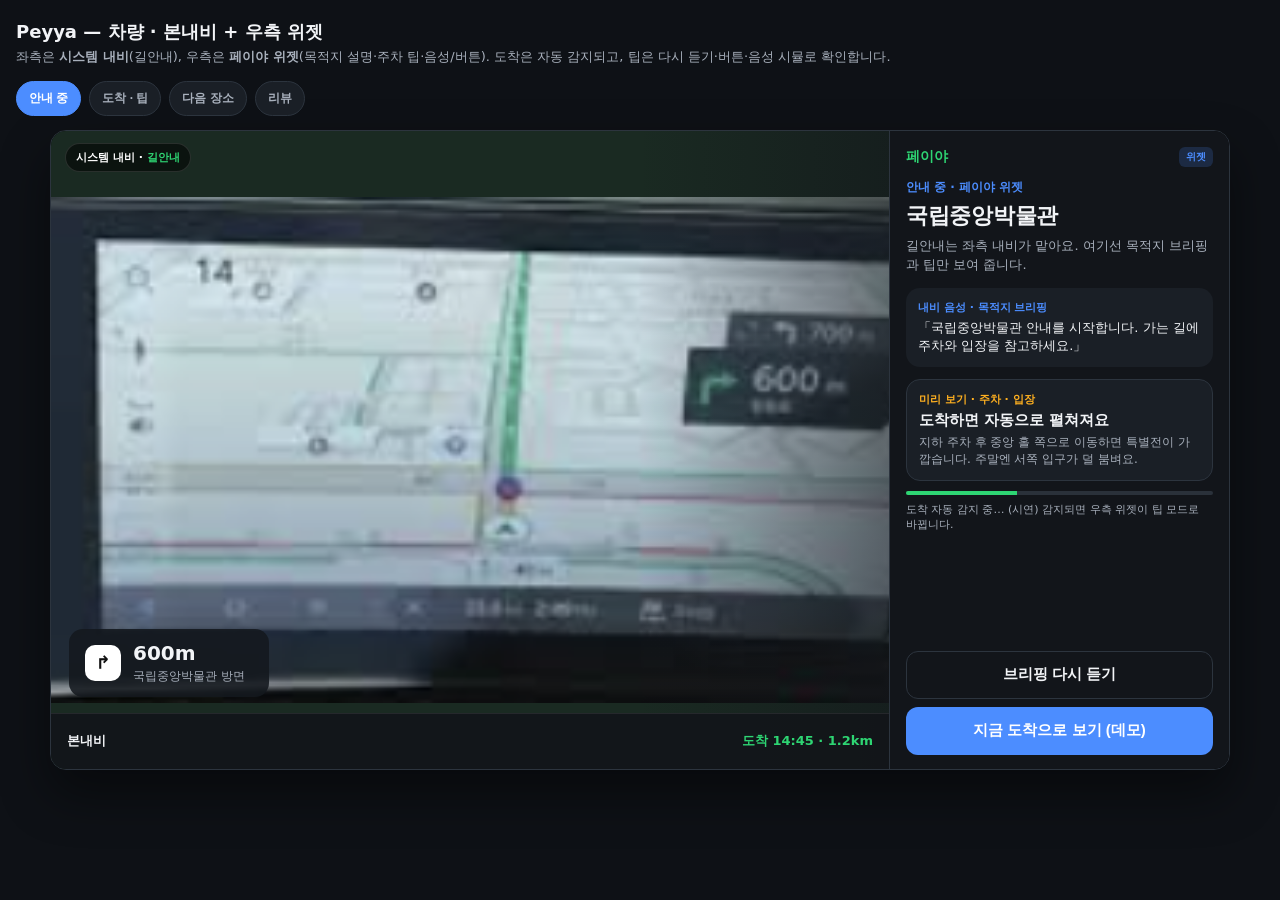
<file: docs/ui-previews/car-execute.html>
<!DOCTYPE html>
<html lang="ko">
<head>
<meta charset="utf-8" />
<meta name="viewport" content="width=device-width, initial-scale=1" />
<title>Peyya — 차량 내비 위젯</title>
<script>if(/[?&]embed=1(?:&|$)/.test(location.search))document.documentElement.classList.add('embed');</script>
<style>
  :root {
    --bg: #0B0E13;
    --panel: #12151A;
    --card: #1A1F26;
    --line: #2C343E;
    --text: #F2F4F7;
    --sub: #A8B0BC;
    --brand: #4C8DFF;
    --green: #2ED573;
    --warn: #FFB020;
    --nav-green: #2ED573;
  }
  * { box-sizing: border-box; }
  body {
    margin: 0; padding: 20px 16px 40px;
    font-family: "Pretendard","Noto Sans KR",system-ui,sans-serif;
    background: #0E1116; color: var(--text);
  }
  h1.page { font-size: 18px; margin: 0 0 4px; }
  .sub { color: var(--sub); font-size: 13px; margin: 0 0 14px; line-height: 1.45; max-width: 960px; }
  .modes { display: flex; flex-wrap: wrap; gap: 8px; margin-bottom: 14px; }
  .modes button {
    border: 1px solid var(--line); background: #1A1F26; color: var(--sub);
    border-radius: 999px; padding: 8px 12px; font-size: 12px; font-weight: 700; cursor: pointer;
  }
  .modes button.on { background: var(--brand); color: #fff; border-color: var(--brand); }

  .car {
    width: min(1180px, 100%);
    aspect-ratio: 16 / 9;
    max-height: min(640px, 78vh);
    margin: 0 auto;
    display: flex;
    border-radius: 16px;
    overflow: hidden;
    border: 1px solid #2C343E;
    background: #000;
    box-shadow: 0 24px 50px rgba(0,0,0,.45);
  }

  /* 좌측 · 본내비 (시스템) */
  .nav-pane {
    position: relative;
    flex: 1;
    min-width: 0;
    /* 실내비 캡처의 맵 영역만 보이게 (우측 카메라 위젯은 제외) */
    background-color: #1a2a22;
    background-image: url('peyya-car-nav-ref.png');
    background-repeat: no-repeat;
    background-size: 148% auto;
    background-position: left center;
  }
  .nav-pane::after {
    content: "";
    position: absolute; inset: 0;
    background: linear-gradient(90deg, transparent 70%, rgba(18,21,26,.55) 100%);
    pointer-events: none;
  }
  .nav-label {
    position: absolute; left: 14px; top: 12px; z-index: 2;
    background: rgba(0,0,0,.55); border: 1px solid rgba(255,255,255,.12);
    border-radius: 999px; padding: 6px 10px; font-size: 11px; font-weight: 700; color: #fff;
  }
  .nav-label span { color: var(--nav-green); }
  .nav-hud {
    position: absolute; left: 18px; bottom: 72px; z-index: 2;
    display: flex; flex-direction: column; gap: 8px;
  }
  .turn {
    display: flex; align-items: center; gap: 12px;
    background: rgba(20,24,30,.88); border-radius: 14px;
    padding: 12px 16px; min-width: 200px;
  }
  .turn .arrow {
    width: 36px; height: 36px; border-radius: 10px; background: #fff; color: #111;
    display: grid; place-items: center; font-size: 18px; font-weight: 800;
  }
  .turn strong { display: block; font-size: 20px; }
  .turn small { color: var(--sub); font-size: 12px; }
  .nav-bar {
    position: absolute; left: 0; right: 0; bottom: 0; z-index: 2;
    height: 56px; padding: 0 16px;
    display: flex; align-items: center; justify-content: space-between;
    background: rgba(18,21,26,.92); border-top: 1px solid rgba(255,255,255,.08);
    font-size: 13px; font-weight: 700;
  }
  .nav-bar .eta { color: var(--nav-green); }
  .nav-arrived-flash {
    position: absolute; inset: 0; z-index: 3;
    display: none; align-items: center; justify-content: center;
    background: rgba(0,0,0,.35);
    font-size: 22px; font-weight: 800;
  }
  .nav-arrived-flash.on { display: flex; }

  /* 우측 · 페이야 위젯 */
  .widget {
    width: min(340px, 32%);
    flex: 0 0 auto;
    background: var(--panel);
    border-left: 1px solid var(--line);
    display: flex; flex-direction: column;
    padding: 16px 16px 14px;
    position: relative; z-index: 4;
  }
  .w-brand {
    display: flex; align-items: center; justify-content: space-between; gap: 8px;
    margin-bottom: 12px;
  }
  .w-brand .name { font-size: 14px; font-weight: 800; color: var(--green); }
  .w-brand .tag {
    font-size: 10px; font-weight: 800; padding: 3px 7px; border-radius: 6px;
    background: rgba(76,141,255,.18); color: var(--brand);
  }
  .w-phase { font-size: 12px; font-weight: 800; color: var(--brand); margin-bottom: 6px; }
  .widget h2 {
    margin: 0; font-size: 22px; line-height: 1.25; font-weight: 800; letter-spacing: -.3px;
  }
  .w-sub { margin: 8px 0 0; color: var(--sub); font-size: 13px; line-height: 1.4; }
  .spoken {
    margin-top: 14px; padding: 12px; border-radius: 14px; background: var(--card);
    font-size: 13px; line-height: 1.4;
  }
  .spoken .lab { font-size: 11px; font-weight: 800; color: var(--brand); margin-bottom: 4px; }
  .tip {
    margin-top: 12px; padding: 12px; border-radius: 14px;
    background: var(--card); border: 1px solid var(--line);
  }
  .tip .k { font-size: 11px; font-weight: 800; color: var(--warn); }
  .tip h3 { margin: 4px 0 4px; font-size: 15px; }
  .tip p { margin: 0; color: var(--sub); font-size: 12px; line-height: 1.4; }
  .badge {
    display: inline-block; margin-left: 6px; padding: 2px 6px; border-radius: 5px;
    background: rgba(255,176,32,.16); color: var(--warn); font-size: 10px; font-weight: 800;
  }
  .chips { display: flex; flex-wrap: wrap; gap: 8px; margin-top: 12px; }
  .chip {
    border: 1px solid var(--line); background: #252B33; color: var(--text);
    border-radius: 999px; padding: 9px 12px; font-size: 12px; font-weight: 700; cursor: pointer;
  }
  .chip:hover { border-color: var(--brand); color: var(--brand); }
  .actions {
    margin-top: auto; padding-top: 14px;
    display: flex; flex-direction: column; gap: 8px;
  }
  .cta {
    width: 100%; height: 48px; border: 0; border-radius: 12px;
    background: var(--brand); color: #fff; font-size: 15px; font-weight: 800; cursor: pointer;
  }
  .cta.ghost {
    background: transparent; color: var(--text); border: 1px solid var(--line);
  }
  .cta:disabled { opacity: .45; cursor: default; }
  .progress {
    margin-top: 10px; height: 4px; border-radius: 999px; background: #2A313A; overflow: hidden;
  }
  .progress > i {
    display: block; height: 100%; width: 0; background: var(--green);
    transition: width .2s linear;
  }
  .note {
    margin-top: 8px; font-size: 11px; color: var(--sub); line-height: 1.35;
  }

  html.embed, html.embed body {
    width: 100%; height: 100%; margin: 0; padding: 0; overflow: hidden; background: #000;
  }
  html.embed h1.page, html.embed .sub, html.embed .modes { display: none !important; }
  html.embed .car {
    width: 100%; height: 100%; max-height: none; aspect-ratio: auto;
    margin: 0; border: 0; border-radius: 0; box-shadow: none;
  }
</style>
</head>
<body>
  <h1 class="page">Peyya — 차량 · 본내비 + 우측 위젯</h1>
  <p class="sub">
    좌측은 <b>시스템 내비</b>(길안내), 우측은 <b>페이야 위젯</b>(목적지 설명·주차 팁·음성/버튼).
    도착은 자동 감지되고, 팁은 다시 듣기·버튼·음성 시뮬로 확인합니다.
  </p>
  <div class="modes">
    <button type="button" class="on" data-phase="enroute">안내 중</button>
    <button type="button" data-phase="arrived">도착 · 팁</button>
    <button type="button" data-phase="next">다음 장소</button>
    <button type="button" data-phase="review">리뷰</button>
  </div>

  <div class="car" id="car"></div>

<script>
const DEST = {
  name: '국립중앙박물관',
  next: '용산 한식 담소',
  address: '서울 용산구 서빙고로 137',
  tipTitle: '주차 · 입장',
  tipBody: '지하 주차 후 중앙 홀 쪽으로 이동하면 특별전이 가깝습니다. 주말엔 서쪽 입구가 덜 붐벼요.',
  brief: '국립중앙박물관 안내를 시작합니다. 가는 길에 주차와 입장을 참고하세요.',
  arrivedSpeak: '목적지에 도착했어요. 주차와 입장 팁을 들려드릴까요?',
};
let phase = 'enroute';
let tipOpen = false;
let arriveTimer = null;
let arrivePct = 0;

function clearArriveTimer() {
  if (arriveTimer) { clearInterval(arriveTimer); arriveTimer = null; }
}

function startAutoArrive() {
  clearArriveTimer();
  arrivePct = 0;
  arriveTimer = setInterval(() => {
    arrivePct = Math.min(100, arrivePct + 4);
    const bar = document.getElementById('arriveBar');
    if (bar) bar.style.width = arrivePct + '%';
    if (arrivePct >= 100) {
      clearArriveTimer();
      phase = 'arrived';
      tipOpen = false;
      flashArrive();
      render();
    }
  }, 120);
}

function flashArrive() {
  const flash = document.getElementById('arriveFlash');
  if (!flash) return;
  flash.classList.add('on');
  setTimeout(() => flash.classList.remove('on'), 900);
}

function widgetBody() {
  if (phase === 'enroute') {
    return `
      <div class="w-phase">안내 중 · 페이야 위젯</div>
      <h2>${DEST.name}</h2>
      <p class="w-sub">길안내는 좌측 내비가 맡아요. 여기선 목적지 브리핑과 팁만 보여 줍니다.</p>
      <div class="spoken">
        <div class="lab">내비 음성 · 목적지 브리핑</div>
        「${DEST.brief}」
      </div>
      <div class="tip">
        <div class="k">미리 보기 · ${DEST.tipTitle}</div>
        <h3>도착하면 자동으로 펼쳐져요</h3>
        <p>${DEST.tipBody}</p>
      </div>
      <div class="progress" title="도착 자동 감지"><i id="arriveBar" style="width:${arrivePct}%"></i></div>
      <p class="note">도착 자동 감지 중… (시연) 감지되면 우측 위젯이 팁 모드로 바뀝니다.</p>
      <div class="actions">
        <button class="cta ghost" id="replay">브리핑 다시 듣기</button>
        <button class="cta" id="forceArrive">지금 도착으로 보기 (데모)</button>
      </div>`;
  }
  if (phase === 'arrived') {
    return `
      <div class="w-phase">도착 · 자동 감지됨</div>
      <h2>도착했어요</h2>
      <p class="w-sub">${DEST.name}<br/>${DEST.address}</p>
      <div class="spoken">
        <div class="lab">페이야 음성</div>
        「${DEST.arrivedSpeak}」
      </div>
      <div class="tip">
        <div class="k">주차 · 입장 팁 <span class="badge">시연</span></div>
        <h3>${DEST.tipTitle}</h3>
        <p>${tipOpen ? DEST.tipBody : '버튼이나 음성으로 자세한 팁을 확인할 수 있어요.'}</p>
      </div>
      <div class="chips">
        <button type="button" class="chip" data-act="tip">주차 알려줘</button>
        <button type="button" class="chip" data-act="replay">다시 듣기</button>
        <button type="button" class="chip" data-act="next">다음</button>
      </div>
      <div class="actions">
        <button class="cta" id="showTip">${tipOpen ? '팁 접기' : '주차·입장 팁 보기'}</button>
        <button class="cta ghost" id="toNext">다음 장소 제안</button>
      </div>`;
  }
  if (phase === 'next') {
    return `
      <div class="w-phase">다음 장소 제안</div>
      <h2>${DEST.next}로<br/>안내할까요?</h2>
      <p class="w-sub">재검색 없이 계획한 다음 장소로 이어집니다. 좌측 내비가 새 목적지를 받습니다.</p>
      <div class="spoken">
        <div class="lab">페이야 음성</div>
        「박물관 잘 보셨나요? 다음으로 맛집 안내할까요?」
      </div>
      <div class="tip">
        <div class="k">음성 시뮬 (시연)</div>
        <p>STT 대신 칩으로 명령을 넣습니다.</p>
      </div>
      <div class="chips">
        <button type="button" class="chip" data-act="go">다음</button>
        <button type="button" class="chip" data-act="skip">건너뛰기</button>
        <button type="button" class="chip" data-act="stay">유지</button>
      </div>
      <div class="actions">
        <button class="cta" id="startNext">안내 시작</button>
        <button class="cta ghost" id="toReview">루트 마치기</button>
      </div>`;
  }
  return `
    <div class="w-phase">루트 완료 · 리뷰</div>
    <h2>오늘 루트가<br/>끝났어요</h2>
    <p class="w-sub">알림으로도 안내했어요. Phone에서 별점·한 줄 후기를 남길 수 있어요.</p>
    <div class="tip">
      <div class="k">알림 · 페이야</div>
      <h3>별점과 후기</h3>
      <p>장소마다 별점(필수)·메모(선택). 차량에선 짧게 초대만 합니다.</p>
    </div>
    <div class="actions">
      <button class="cta" id="backEnroute">시연 처음으로</button>
    </div>`;
}

function render() {
  document.querySelectorAll('.modes button').forEach(b => {
    b.classList.toggle('on', b.dataset.phase === phase);
  });

  const eta = phase === 'enroute'
    ? '<span class="eta">도착 14:45 · 1.2km</span>'
    : phase === 'arrived'
      ? '<span class="eta">도착함</span>'
      : '<span class="eta">다음 목적지 대기</span>';

  const turnDist = phase === 'enroute' ? '600m' : phase === 'arrived' ? '도착' : '—';

  document.getElementById('car').innerHTML = `
    <section class="nav-pane" aria-label="시스템 내비">
      <div class="nav-label">시스템 내비 · <span>길안내</span></div>
      <div class="nav-hud">
        <div class="turn">
          <div class="arrow">↱</div>
          <div><strong>${turnDist}</strong><small>${DEST.name} 방면</small></div>
        </div>
      </div>
      <div class="nav-bar">
        <span>본내비</span>
        ${eta}
      </div>
      <div class="nav-arrived-flash" id="arriveFlash">도착 감지</div>
    </section>
    <aside class="widget" aria-label="페이야 위젯">
      <div class="w-brand">
        <div class="name">페이야</div>
        <div class="tag">위젯</div>
      </div>
      ${widgetBody()}
    </aside>`;

  bind();
  if (phase === 'enroute' && !arriveTimer && arrivePct < 100) startAutoArrive();
  if (phase !== 'enroute') clearArriveTimer();
}

function bind() {
  const replay = document.getElementById('replay');
  const forceArrive = document.getElementById('forceArrive');
  const showTip = document.getElementById('showTip');
  const toNext = document.getElementById('toNext');
  const startNext = document.getElementById('startNext');
  const toReview = document.getElementById('toReview');
  const backEnroute = document.getElementById('backEnroute');

  if (replay) replay.onclick = () => alert('「' + DEST.brief + '」');
  if (forceArrive) forceArrive.onclick = () => {
    clearArriveTimer();
    arrivePct = 100;
    phase = 'arrived';
    tipOpen = false;
    flashArrive();
    render();
  };
  if (showTip) showTip.onclick = () => { tipOpen = !tipOpen; render(); };
  if (toNext) toNext.onclick = () => { phase = 'next'; render(); };
  if (startNext) startNext.onclick = () => {
    phase = 'enroute';
    arrivePct = 0;
    tipOpen = false;
    DEST.name = '용산 한식 담소';
    DEST.next = '귀가';
    DEST.address = '서울 용산구 한강대로 405 인근';
    DEST.tipTitle = '대기 · 좌석';
    DEST.tipBody = '주말 점심은 대기 있을 수 있어요. 발렛보다 인근 공영주차 추천.';
    DEST.brief = '용산 한식 담소로 안내를 시작합니다.';
    DEST.arrivedSpeak = '맛집에 도착했어요. 대기·주차 팁을 들려드릴까요?';
    render();
  };
  if (toReview) toReview.onclick = () => { phase = 'review'; render(); };
  if (backEnroute) backEnroute.onclick = () => {
    DEST.name = '국립중앙박물관';
    DEST.next = '용산 한식 담소';
    DEST.address = '서울 용산구 서빙고로 137';
    DEST.tipTitle = '주차 · 입장';
    DEST.tipBody = '지하 주차 후 중앙 홀 쪽으로 이동하면 특별전이 가깝습니다. 주말엔 서쪽 입구가 덜 붐벼요.';
    DEST.brief = '국립중앙박물관 안내를 시작합니다. 가는 길에 주차와 입장을 참고하세요.';
    DEST.arrivedSpeak = '목적지에 도착했어요. 주차와 입장 팁을 들려드릴까요?';
    phase = 'enroute';
    tipOpen = false;
    arrivePct = 0;
    render();
  };

  document.querySelectorAll('[data-act]').forEach(btn => {
    btn.onclick = () => {
      const a = btn.dataset.act;
      if (a === 'tip') { tipOpen = true; render(); }
      if (a === 'replay') alert('「' + DEST.arrivedSpeak + '」');
      if (a === 'next' || a === 'go') { phase = 'next'; render(); }
      if (a === 'skip') { phase = 'review'; render(); }
      if (a === 'stay') { /* no-op */ }
    };
  });
}

document.querySelectorAll('.modes button').forEach(btn => {
  btn.onclick = () => {
    phase = btn.dataset.phase;
    tipOpen = phase === 'arrived';
    arrivePct = phase === 'enroute' ? 0 : 100;
    clearArriveTimer();
    render();
  };
});

render();
</script>
<script src="preview-embed.js"></script>
</body>
</html>
</file>
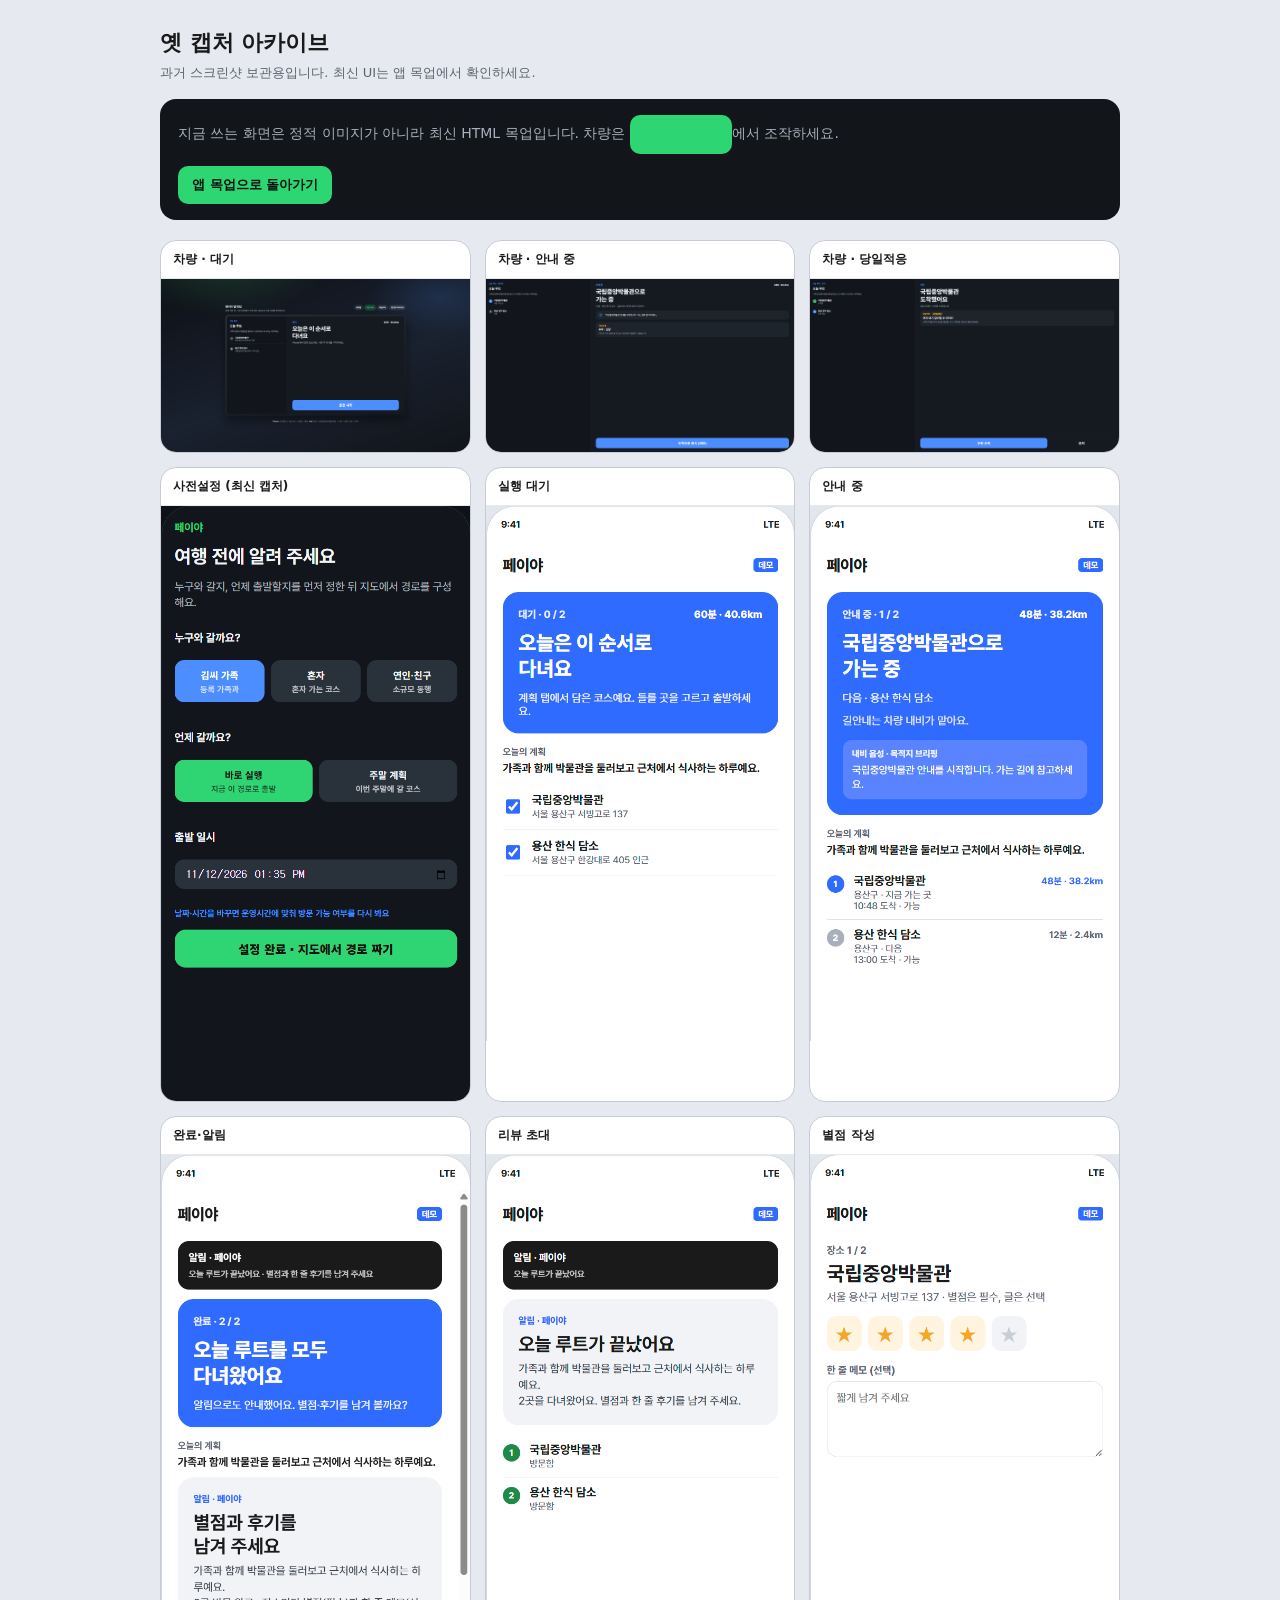
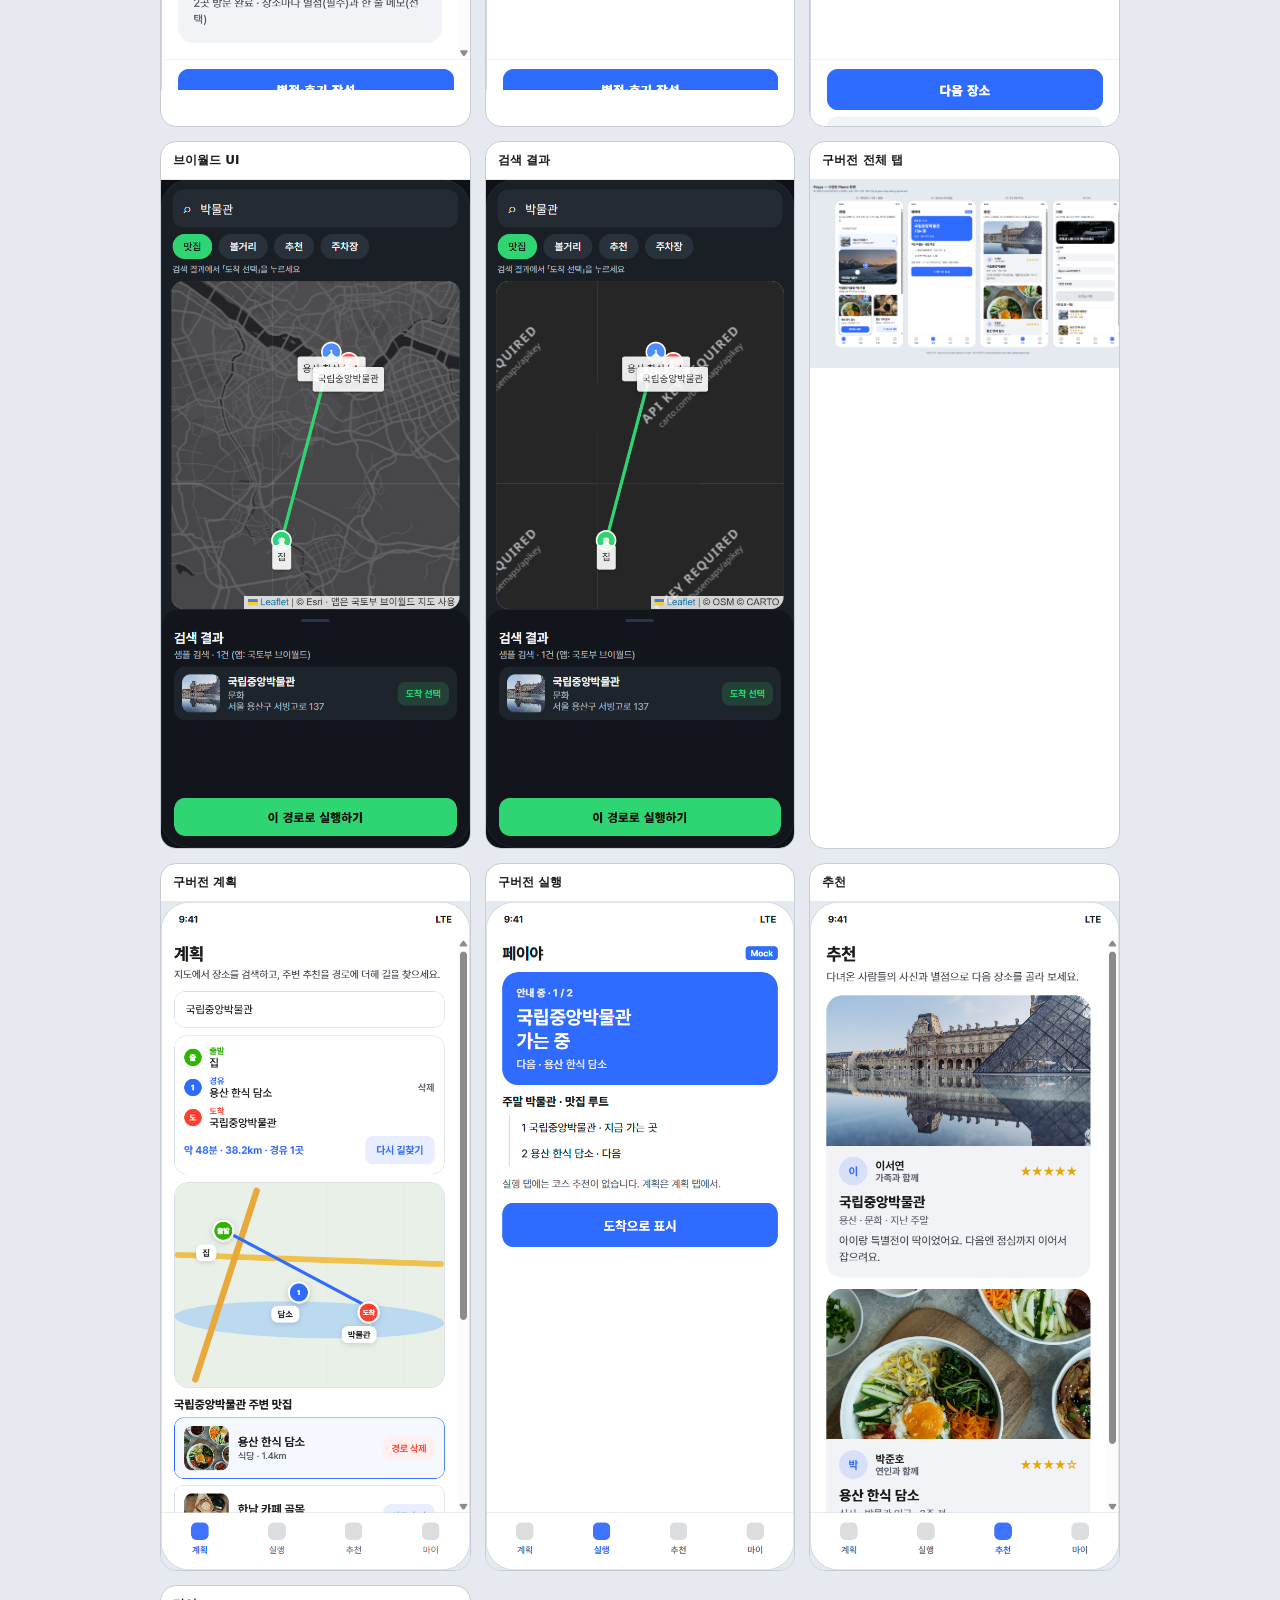
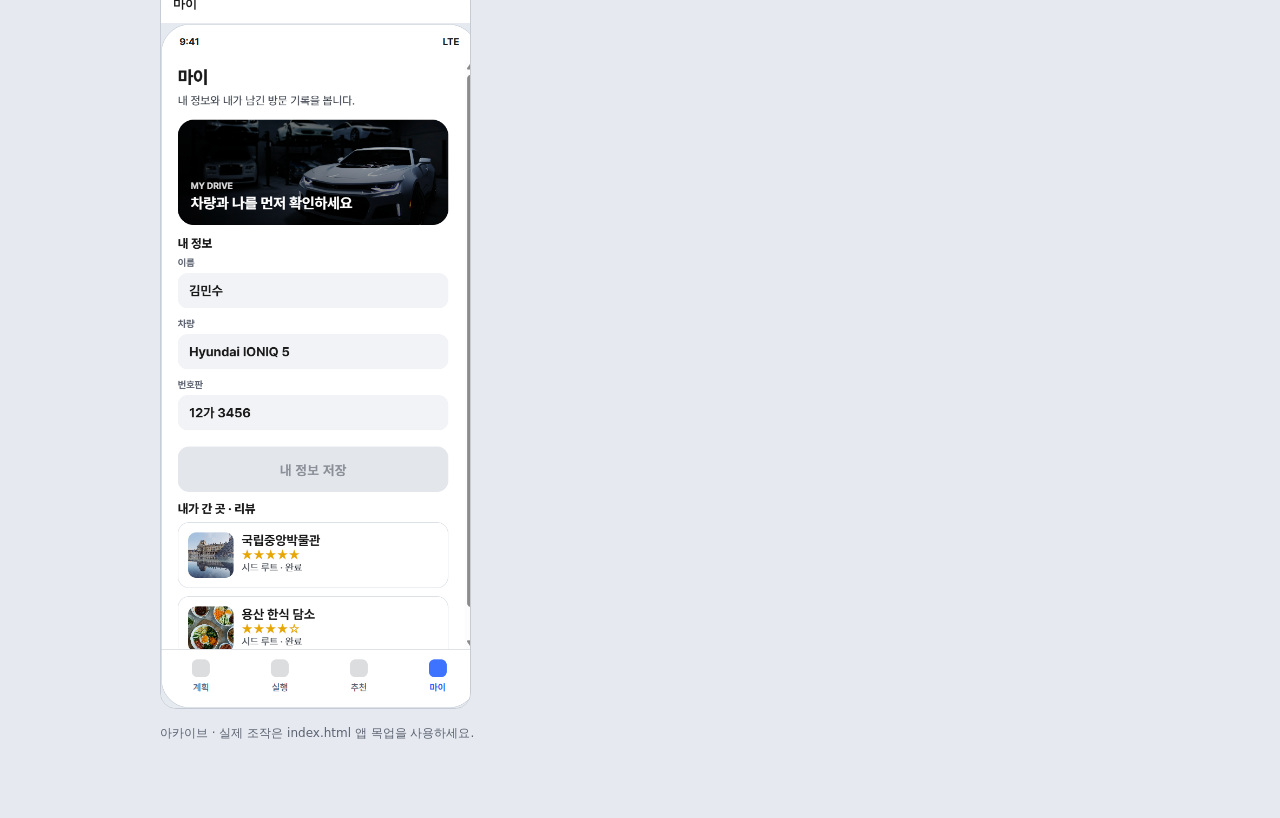
<file: docs/ui-previews/gallery.html>
<!DOCTYPE html>
<html lang="ko">
<head>
<meta charset="utf-8" />
<meta name="viewport" content="width=device-width, initial-scale=1" />
<title>Peyya — 옛 캡처 아카이브</title>
<style>
  body {
    margin: 0; padding: 28px 20px 64px;
    font-family: "Pretendard","Noto Sans KR",system-ui,sans-serif;
    background: #E6EAF0; color: #1A1A1A;
  }
  .wrap { max-width: 960px; margin: 0 auto; }
  h1 { font-size: 22px; margin: 0 0 6px; }
  .sub { color: #5B6270; font-size: 13px; margin: 0 0 16px; line-height: 1.45; }
  .banner {
    background: #12151A; color: #F2F4F7; border-radius: 16px; padding: 16px 18px;
    margin-bottom: 20px;
  }
  .banner p { margin: 0 0 12px; font-size: 14px; color: #A8B0BC; line-height: 1.45; }
  .banner a {
    display: inline-block; text-decoration: none; background: #2ED573; color: #0B1210;
    border-radius: 10px; padding: 10px 14px; font-size: 13px; font-weight: 800;
  }
  .grid {
    display: grid; grid-template-columns: repeat(auto-fit, minmax(240px, 1fr)); gap: 14px;
  }
  figure {
    margin: 0; background: #fff; border: 1px solid #C5CCD6; border-radius: 16px; overflow: hidden;
  }
  figcaption { padding: 10px 12px; font-size: 12px; font-weight: 700; border-bottom: 1px solid #E6EAF0; }
  img { display: block; width: 100%; height: auto; background: #F1F3F6; }
  .note { margin-top: 16px; font-size: 12px; color: #5B6270; }
</style>
</head>
<body>
  <div class="wrap">
    <h1>옛 캡처 아카이브</h1>
    <p class="sub">과거 스크린샷 보관용입니다. 최신 UI는 앱 목업에서 확인하세요.</p>
    <div class="banner">
      <p>지금 쓰는 화면은 정적 이미지가 아니라 최신 HTML 목업입니다. 차량은 <a href="index.html?shell=car" style="color:#2ED573">차량 내비 셸</a>에서 조작하세요.</p>
      <a href="index.html">앱 목업으로 돌아가기</a>
    </div>
    <div class="grid">
      <figure><figcaption>차량 · 대기</figcaption><img src="peyya-car-shell.png" alt="" /></figure>
      <figure><figcaption>차량 · 안내 중</figcaption><img src="peyya-car-nav.png" alt="" /></figure>
      <figure><figcaption>차량 · 당일적응</figcaption><img src="peyya-car-adapt.png" alt="" /></figure>
      <figure><figcaption>사전설정 (최신 캡처)</figcaption><img src="peyya-plan-prefs.png" alt="" /></figure>
      <figure><figcaption>실행 대기</figcaption><img src="peyya-execute-idle.png" alt="" /></figure>
      <figure><figcaption>안내 중</figcaption><img src="peyya-execute-nav.png" alt="" /></figure>
      <figure><figcaption>완료·알림</figcaption><img src="peyya-execute-done.png" alt="" /></figure>
      <figure><figcaption>리뷰 초대</figcaption><img src="peyya-review-invite.png" alt="" /></figure>
      <figure><figcaption>별점 작성</figcaption><img src="peyya-review-rating.png" alt="" /></figure>
      <figure><figcaption>브이월드 UI</figcaption><img src="peyya-plan-vworld-ui.png" alt="" /></figure>
      <figure><figcaption>검색 결과</figcaption><img src="peyya-plan-search-results.png" alt="" /></figure>
      <figure><figcaption>구버전 전체 탭</figcaption><img src="peyya-all-tabs.png" alt="" /></figure>
      <figure><figcaption>구버전 계획</figcaption><img src="peyya-plan-naver.png" alt="" /></figure>
      <figure><figcaption>구버전 실행</figcaption><img src="peyya-execute-tab.png" alt="" /></figure>
      <figure><figcaption>추천</figcaption><img src="peyya-recommend-tab.png" alt="" /></figure>
      <figure><figcaption>마이</figcaption><img src="peyya-my-tab.png" alt="" /></figure>
    </div>
    <p class="note">아카이브 · 실제 조작은 index.html 앱 목업을 사용하세요.</p>
  </div>
</body>
</html>
</file>
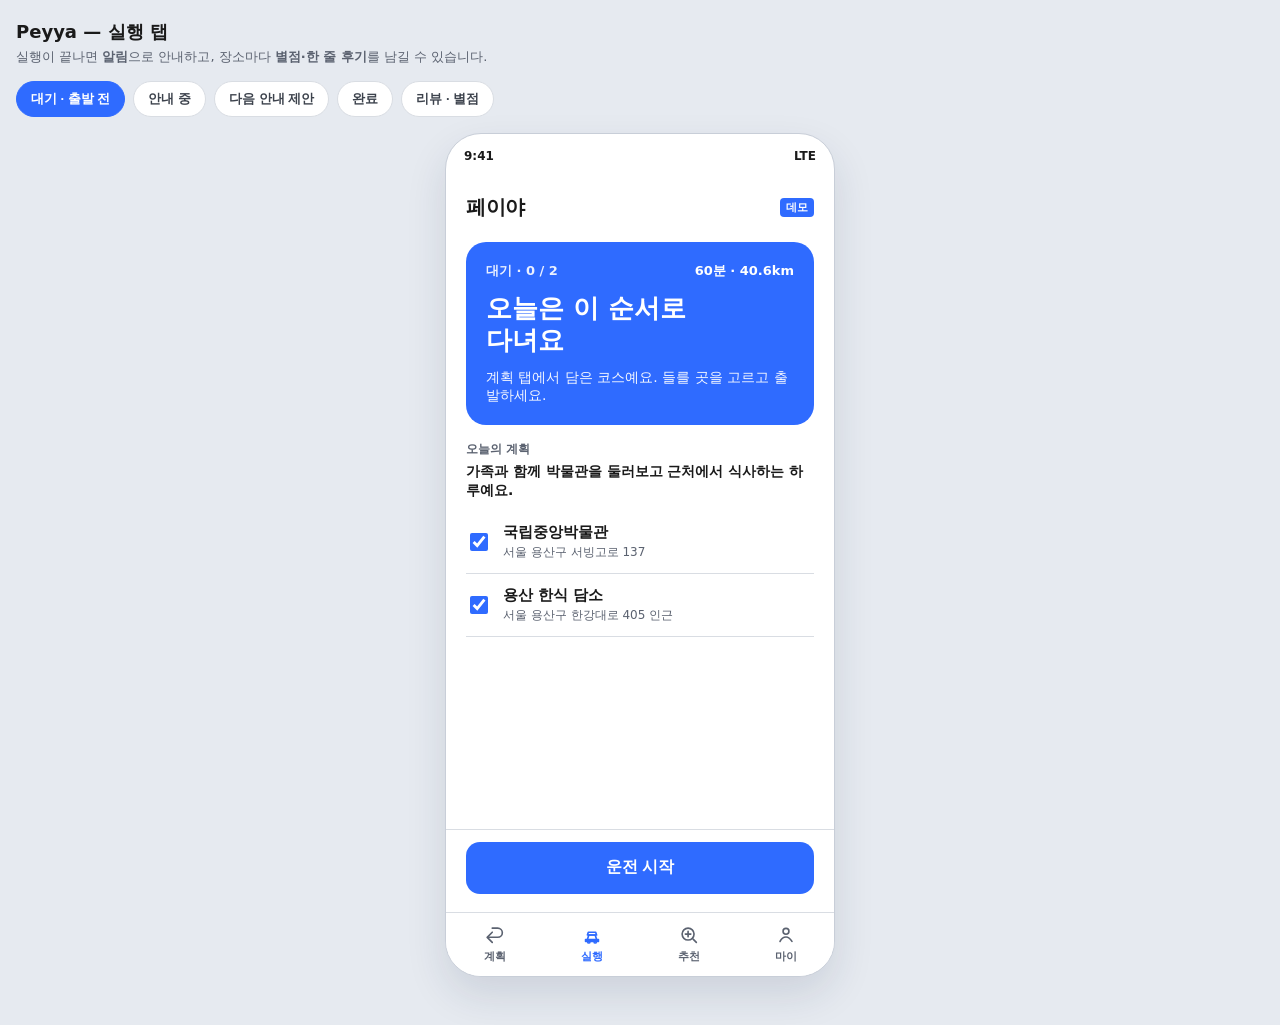
<file: docs/ui-previews/phone-execute.html>
<!DOCTYPE html>
<html lang="ko">
<head>
<meta charset="utf-8" />
<meta name="viewport" content="width=device-width, initial-scale=1" />
<title>Peyya — 실행 탭</title>
<script>if(/[?&]embed=1(?:&|$)/.test(location.search))document.documentElement.classList.add('embed');</script>
<link rel="stylesheet" href="nav-icons.css" />
<style>
  :root {
    --brand: #2F6BFF;
    --ink: #1A1A1A;
    --ink-sub: #3D434D;
    --ink-dim: #5B6270;
    --soft: #F1F3F6;
    --line: #D9DDE3;
    --canvas: #fff;
    --danger: #C62828;
    --ok: #1B8A4A;
  }
  * { box-sizing: border-box; }
  body {
    margin: 0; padding: 20px 16px 48px;
    font-family: "Pretendard","Noto Sans KR",system-ui,sans-serif;
    background: #E6EAF0; color: var(--ink);
  }
  h1 { font-size: 18px; margin: 0 0 4px; }
  .sub { color: var(--ink-dim); font-size: 13px; margin: 0 0 14px; line-height: 1.45; max-width: 720px; }
  .modes { display: flex; flex-wrap: wrap; gap: 8px; margin-bottom: 16px; }
  .modes button {
    border: 1px solid var(--line); background: #fff; border-radius: 999px;
    padding: 8px 14px; font-size: 13px; font-weight: 700; cursor: pointer; color: var(--ink-sub);
  }
  .modes button.on { background: var(--brand); color: #fff; border-color: var(--brand); }
  .phone {
    width: 390px; height: 844px; margin: 0 auto; border-radius: 36px; overflow: hidden;
    border: 1px solid #C8CED8; background: var(--canvas); display: flex; flex-direction: column;
    box-shadow: 0 18px 40px rgba(26, 40, 70, .12);
  }
  .status {
    height: 44px; padding: 0 18px; display: flex; align-items: center; justify-content: space-between;
    font-size: 12px; font-weight: 700;
  }
  .body { flex: 1; overflow: auto; padding: 8px 20px 12px; }
  .top { display: flex; justify-content: space-between; align-items: center; height: 44px; margin-bottom: 12px; }
  .brand { font-size: 20px; font-weight: 800; letter-spacing: -.3px; }
  .mock { background: var(--brand); color: #fff; font-size: 11px; font-weight: 700; padding: 2px 6px; border-radius: 4px; }
  .now {
    background: var(--brand); color: #fff; border-radius: 20px; padding: 20px;
    display: flex; flex-direction: column; gap: 12px;
  }
  .now .phase-row {
    display: flex; justify-content: space-between; align-items: center; gap: 12px;
  }
  .now .phase { font-size: 13px; font-weight: 700; opacity: .9; }
  .now .eta { font-size: 13px; font-weight: 800; white-space: nowrap; }
  .now h2 { margin: 0; font-size: 26px; line-height: 1.25; font-weight: 800; }
  .now .subline { margin: 0; font-size: 14px; opacity: .95; }
  .theme-label { font-size: 12px; font-weight: 700; color: var(--ink-dim); margin: 16px 0 4px; }
  .theme { font-size: 14px; font-weight: 700; color: var(--ink); line-height: 1.4; margin: 0 0 10px; }
  .now .spoken {
    margin-top: 4px; padding: 10px 12px; border-radius: 12px;
    background: rgba(255,255,255,.16); font-size: 13px; line-height: 1.4;
  }
  .sec { margin: 16px 0 6px; font-size: 13px; font-weight: 700; color: var(--ink-dim); }
  .stop {
    display: flex; gap: 12px; align-items: flex-start; padding: 10px 0;
    border-bottom: 1px solid var(--line);
  }
  .stop:last-child { border-bottom: 0; }
  .stop .num {
    width: 22px; height: 22px; border-radius: 50%; flex: 0 0 auto;
    display: grid; place-items: center; font-size: 11px; font-weight: 800; color: #fff;
    background: #A8B0BC; margin-top: 2px;
  }
  .stop.cur .num { background: var(--brand); }
  .stop.done .num { background: var(--ok); }
  .stop .meta { flex: 1; min-width: 0; }
  .stop .eta {
    flex: 0 0 auto; font-size: 12px; font-weight: 700; color: var(--ink-dim);
    white-space: nowrap; padding-top: 2px;
  }
  .stop.cur .eta { color: var(--brand); }
  .stop.done .eta { display: none; }
  .stop h3 { margin: 0 0 2px; font-size: 15px; font-weight: 700; }
  .stop p { margin: 0; font-size: 12px; color: var(--ink-dim); }
  .idle-row {
    display: flex; align-items: center; gap: 12px; padding: 12px 0;
    border-bottom: 1px solid var(--line);
  }
  .idle-row input { width: 18px; height: 18px; accent-color: var(--brand); }
  .idle-row h3 { margin: 0 0 2px; font-size: 15px; }
  .idle-row p { margin: 0; font-size: 12px; color: var(--ink-dim); }
  .chips { display: flex; flex-wrap: wrap; gap: 8px; margin-top: 8px; }
  .chip {
    background: var(--soft); border-radius: 999px; padding: 8px 12px;
    font-size: 12px; font-weight: 700; color: var(--ink-sub);
  }
  .note { font-size: 13px; color: var(--ink-dim); margin: 14px 0 0; line-height: 1.4; }
  .dock {
    padding: 12px 20px 18px; border-top: 1px solid var(--line); background: #fff;
    display: flex; flex-direction: column; gap: 8px;
  }
  .cta {
    width: 100%; height: 52px; border: 0; border-radius: 14px;
    background: var(--brand); color: #fff; font-size: 16px; font-weight: 800; cursor: pointer;
  }
  .cta:disabled { background: #E3E6EA; color: #8A8F98; cursor: default; }
  .cta.ghost {
    background: var(--soft); color: var(--ink); font-weight: 700;
  }
  .facility { display:flex; flex-wrap:wrap; gap:6px; margin:6px 0 4px; }
  .facility span {
    background: rgba(47,107,255,.12); color: var(--ink); border-radius:999px;
    padding:6px 10px; font-size:12px; font-weight:700;
  }
  .spoken {
    margin-top: 10px; padding: 12px 14px; border-radius: 14px;
    background: rgba(255,255,255,.18); font-size: 13px; line-height: 1.45;
  }
  .spoken .label { font-size: 11px; font-weight: 800; opacity: .9; margin-bottom: 4px; }
  .booking, .tips {
    margin-top: 14px; padding: 14px; border-radius: 14px; background: var(--soft);
    border: 1px solid var(--line);
  }
  .booking h4, .tips h4 { margin: 0 0 6px; font-size: 14px; }
  .tips .lead { margin: 0 0 10px; font-size: 12px; color: var(--ink-dim); line-height: 1.4; }
  .tips .block { margin-top: 10px; }
  .tips .block strong { display: block; color: var(--brand); font-size: 12px; margin-bottom: 4px; }
  .booking li, .tips li { font-size: 13px; color: var(--ink-sub); margin: 4px 0; }

  .toast {
    margin: 8px 0 12px; padding: 12px 14px; border-radius: 14px;
    background: #1A1A1A; color: #fff; font-size: 13px; font-weight: 700; line-height: 1.4;
  }
  .toast small { display:block; font-weight:500; opacity:.75; margin-top:4px; }
  .invite {
    background: var(--soft); border-radius: 20px; padding: 20px; margin-bottom: 12px;
  }
  .invite .kicker { color: var(--brand); font-size: 12px; font-weight: 800; }
  .invite h2 { margin: 8px 0 6px; font-size: 24px; line-height: 1.25; }
  .invite p { margin: 0; font-size: 14px; color: var(--ink-sub); line-height: 1.45; }
  .stars { display:flex; gap:8px; margin: 16px 0 8px; }
  .stars button {
    width: 44px; height: 44px; border: 0; border-radius: 12px; background: var(--soft);
    font-size: 22px; cursor: pointer; color: #C8CED8;
  }
  .stars button.on { color: #F5A623; background: #FFF4E0; }
  .comment {
    width: 100%; min-height: 96px; border: 1px solid var(--line); border-radius: 14px;
    padding: 12px; font-size: 14px; font-family: inherit; resize: vertical;
  }
  html.embed, html.embed body {
    width: 100%; height: 100%; margin: 0; padding: 0; background: #fff; overflow: hidden;
  }
  html.embed h1, html.embed .sub, html.embed .modes { display: none !important; }
  html.embed .phone {
    width: 100%; height: 100%; margin: 0; border: 0; border-radius: 0; box-shadow: none;
  }
</style>
</head>
<body>
  <h1>Peyya — 실행 탭</h1>
  <p class="sub">
    실행이 끝나면 <b>알림</b>으로 안내하고, 장소마다 <b>별점·한 줄 후기</b>를 남길 수 있습니다.
  </p>
  <div class="modes">
    <button type="button" class="on" data-phase="idle">대기 · 출발 전</button>
    <button type="button" data-phase="nav">안내 중</button>
    <button type="button" data-phase="await">다음 안내 제안</button>
    <button type="button" data-phase="done">완료</button>
    <button type="button" data-phase="review">리뷰 · 별점</button>
  </div>

  <div class="phone">
    <div class="status"><span>9:41</span><span>LTE</span></div>
    <div class="body" id="body"></div>
    <div class="dock" id="dock"></div>
    <nav class="nav">
      <a href="phone-plan-connect.html">
        <svg viewBox="0 0 24 24" aria-hidden="true"><path d="M9 20l-5.5-5.5L9 9"/><path d="M4 14.5h11a5 5 0 0 0 0-10H9"/></svg>
        계획
      </a>
      <a class="on" href="#">
        <svg viewBox="0 0 24 24" aria-hidden="true"><path d="M5 17h14v2H5z"/><path d="M7 17l1.5-5h7L17 17"/><circle cx="8.5" cy="19.5" r="1.2"/><circle cx="15.5" cy="19.5" r="1.2"/><path d="M8 9h8l1 3H7z"/></svg>
        실행
      </a>
      <a href="phone-recommend.html">
        <svg viewBox="0 0 24 24" aria-hidden="true"><circle cx="11" cy="11" r="6.5"/><path d="M20 20l-3.5-3.5"/><path d="M11 8v6M8 11h6"/></svg>
        추천
      </a>
      <a href="phone-my.html">
        <svg viewBox="0 0 24 24" aria-hidden="true"><circle cx="12" cy="8" r="3.2"/><path d="M5.5 19c1.5-3.2 4-4.8 6.5-4.8S16.5 15.8 18.5 19"/></svg>
        마이
      </a>
    </nav>
  </div>

<script>
const STOPS = [
  { id: 'museum', name: '국립중앙박물관', address: '서울 용산구 서빙고로 137', booking: true, eta: '48분 · 38.2km', arrive: '10:48 도착 · 가능' },
  { id: 'food', name: '용산 한식 담소', address: '서울 용산구 한강대로 405 인근', booking: false, eta: '12분 · 2.4km', arrive: '13:00 도착 · 가능' },
];
const THEME = '가족과 함께 박물관을 둘러보고 근처에서 식사하는 하루예요.';
let phase = 'idle';
let selected = { museum: true, food: true };
let reviewStep = 'invite'; // invite | rate | saved
let reviewIndex = 0;
let reviewStars = 0;
let reviewComment = '';
let reviews = {};


function render() {
  document.querySelectorAll('.modes button').forEach(b => {
    b.classList.toggle('on', b.dataset.phase === phase);
  });
  const body = document.getElementById('body');
  const dock = document.getElementById('dock');
  const sel = STOPS.filter(s => selected[s.id]);
  const count = sel.length;
  const totalEta = '60분 · 40.6km';
  const themeBlock = `
    <div class="theme-label">오늘의 계획</div>
    <p class="theme">${THEME}</p>`;

  if (phase === 'review') {
    body.innerHTML = renderReviewBody(sel);
    dock.innerHTML = renderReviewDock(sel);
    bindReview();
    return;
  }

  const now = (() => {
    if (phase === 'idle') {
      return `
        <div class="now">
          <div class="phase-row">
            <div class="phase">대기 · 0 / ${count}</div>
            <div class="eta">${totalEta}</div>
          </div>
          <h2>오늘은 이 순서로<br/>다녀요</h2>
          <p class="subline">계획 탭에서 담은 코스예요. 들를 곳을 고르고 출발하세요.</p>
        </div>`;
    }
    if (phase === 'nav') {
      return `
        <div class="now">
          <div class="phase-row">
            <div class="phase">안내 중 · 1 / ${count}</div>
            <div class="eta">${STOPS[0].eta}</div>
          </div>
          <h2>국립중앙박물관으로<br/>가는 중</h2>
          <p class="subline">다음 · 용산 한식 담소</p>
          <p class="subline" style="opacity:.85">길안내는 차량 내비가 맡아요.</p>
          <div class="spoken">
            <div class="label">내비 음성 · 목적지 브리핑</div>
            국립중앙박물관 안내를 시작합니다. 가는 길에 참고하세요.
          </div>
        </div>`;
    }
    if (phase === 'await') {
      return `
        <div class="now">
          <div class="phase-row">
            <div class="phase">다음 제안 · 1 / ${count}</div>
            <div class="eta">${STOPS[1].eta}</div>
          </div>
          <h2>용산 한식 담소로<br/>안내할까요?</h2>
          <p class="subline">안내를 시작하면 차량 내비로 넘겨요.</p>
          <div class="spoken">「박물관 잘 보셨나요? 다음으로 맛집 안내할까요?」</div>
        </div>`;
    }
    return `
      <div class="toast">
        알림 · 페이야
        <small>오늘 루트가 끝났어요 · 별점과 한 줄 후기를 남겨 주세요</small>
      </div>
      <div class="now">
        <div class="phase-row">
          <div class="phase">완료 · ${count} / ${count}</div>
        </div>
        <h2>오늘 루트를 모두<br/>다녀왔어요</h2>
        <p class="subline">알림으로도 안내했어요. 별점·후기를 남겨 볼까요?</p>
      </div>`;
  })();

  let middle = themeBlock;
  if (phase === 'idle') {
    middle += STOPS.map(s => `
      <label class="idle-row">
        <input type="checkbox" data-id="${s.id}" ${selected[s.id] ? 'checked' : ''} />
        <div>
          <h3>${s.name}</h3>
          <p>${s.address}</p>
        </div>
      </label>`).join('');
  } else if (phase === 'done') {
    middle += `
      <div class="invite">
        <div class="kicker">알림 · 페이야</div>
        <h2>별점과 후기를<br/>남겨 주세요</h2>
        <p>${THEME}<br/>${count}곳 방문 완료 · 장소마다 별점(필수)과 한 줄 메모(선택)</p>
      </div>`;
    middle += sel.map((s,i) => `
      <div class="stop done">
        <div class="num">${i+1}</div>
        <div class="meta"><h3>${s.name}</h3><p>용산구 · 다녀왔어요</p></div>
      </div>`).join('');
  } else {
    const rows = sel.map((s, i) => {
      let cls = '';
      let cap = s.address;
      if (phase === 'nav') {
        if (i === 0) { cls = 'cur'; cap = '용산구 · 지금 가는 곳'; }
        else { cap = '용산구 · 다음'; }
      } else if (phase === 'await') {
        if (i === 0) { cls = 'done'; cap = '용산구 · 다녀왔어요'; }
        else { cls = 'cur'; cap = '용산구 · 다음 장소'; }
      }
      return `
        <div class="stop ${cls}">
          <div class="num">${i + 1}</div>
          <div class="meta"><h3>${s.name}</h3><p>${cap}</p><p>${s.arrive || ''}</p></div>
          <div class="eta">${s.eta}</div>
        </div>`;
    }).join('');
    middle += rows;
  }

  body.innerHTML = `
    <div class="top"><div class="brand">페이야</div><span class="mock">데모</span></div>
    ${now}${middle}`;

  body.querySelectorAll('input[type=checkbox]').forEach(cb => {
    cb.onchange = () => {
      selected[cb.dataset.id] = cb.checked;
      render();
    };
  });

  if (phase === 'idle') {
    dock.innerHTML = `<button class="cta" id="primary" ${count ? '' : 'disabled'}>운전 시작</button>`;
    document.getElementById('primary').onclick = () => { phase = 'nav'; render(); };
  } else if (phase === 'nav') {
    dock.innerHTML = `<button class="cta ghost" id="arrived">도착으로 표시 (데모)</button>`;
    document.getElementById('arrived').onclick = () => { phase = 'await'; render(); };
  } else if (phase === 'await') {
    dock.innerHTML = `
      <button class="cta" id="primary">안내 시작</button>
      <button class="cta ghost" id="skip">건너뛰기</button>`;
    document.getElementById('primary').onclick = () => { phase = 'done'; reviewStep='invite'; render(); };
    document.getElementById('skip').onclick = () => { phase = 'done'; reviewStep='invite'; render(); };
  } else {
    dock.innerHTML = `
      <button class="cta" id="primary">별점·후기 작성</button>
      <button class="cta ghost" id="later">나중에</button>`;
    document.getElementById('primary').onclick = () => {
      phase = 'review'; reviewStep = 'rate'; reviewIndex = 0; reviewStars = 0; reviewComment = '';
      render();
    };
    document.getElementById('later').onclick = () => { phase = 'idle'; render(); };
  }
}

function renderReviewBody(sel) {
  if (reviewStep === 'saved') {
    return `
      <div class="top"><div class="brand">페이야</div><span class="mock">데모</span></div>
      <div class="invite">
        <div class="kicker">저장 완료</div>
        <h2>리뷰를 남겼어요</h2>
        <p>다음에 비슷한 코스를 고르는 데 쓰여요.</p>
      </div>`;
  }
  if (reviewStep === 'invite') {
    return `
      <div class="top"><div class="brand">페이야</div><span class="mock">데모</span></div>
      <div class="toast">알림 · 페이야<small>오늘 루트가 끝났어요</small></div>
      <div class="invite">
        <div class="kicker">알림 · 페이야</div>
        <h2>오늘 루트가 끝났어요</h2>
        <p>${THEME}<br/>${sel.length}곳을 다녀왔어요. 별점과 한 줄 후기를 남겨 주세요.</p>
      </div>
      ${sel.map((s,i)=>`<div class="stop done"><div class="num">${i+1}</div><div class="meta"><h3>${s.name}</h3><p>방문함</p></div></div>`).join('')}`;
  }
  const stop = sel[reviewIndex] || sel[0];
  const starsHtml = [1,2,3,4,5].map(n =>
    `<button type="button" data-star="${n}" class="${reviewStars>=n?'on':''}">★</button>`
  ).join('');
  return `
    <div class="top"><div class="brand">페이야</div><span class="mock">데모</span></div>
    <div class="sec">장소 ${reviewIndex+1} / ${sel.length}</div>
    <h2 style="font-size:26px;margin:0 0 6px">${stop.name}</h2>
    <p style="margin:0;color:var(--ink-dim);font-size:14px">${stop.address} · 별점은 필수, 글은 선택</p>
    <div class="stars" id="stars">${starsHtml}</div>
    <div class="sec">한 줄 메모 (선택)</div>
    <textarea class="comment" id="comment" placeholder="짧게 남겨 주세요">${reviewComment}</textarea>`;
}

function renderReviewDock(sel) {
  if (reviewStep === 'saved') {
    return `<button class="cta" id="primary">확인</button>`;
  }
  if (reviewStep === 'invite') {
    return `
      <button class="cta" id="primary">별점·후기 작성</button>
      <button class="cta ghost" id="later">나중에</button>`;
  }
  const last = reviewIndex >= sel.length - 1;
  return `
    <button class="cta" id="primary" ${reviewStars? '' : 'disabled'}>${last ? '완료' : '다음 장소'}</button>
    <button class="cta ghost" id="skipStop">이 장소 건너뛰기</button>`;
}

function bindReview() {
  const sel = STOPS.filter(s => selected[s.id]);
  document.querySelectorAll('#stars [data-star]').forEach(btn => {
    btn.onclick = () => { reviewStars = Number(btn.dataset.star); render(); };
  });
  const comment = document.getElementById('comment');
  if (comment) comment.oninput = () => { reviewComment = comment.value; };
  const primary = document.getElementById('primary');
  const later = document.getElementById('later');
  const skipStop = document.getElementById('skipStop');
  if (later) later.onclick = () => { phase = 'idle'; reviewStep='invite'; render(); };
  if (skipStop) skipStop.onclick = () => {
    reviews[sel[reviewIndex].id] = { stars: 0, comment: '', skipped: true };
    advanceReview(sel);
  };
  if (primary) primary.onclick = () => {
    if (reviewStep === 'saved') { phase = 'idle'; reviewStep='invite'; render(); return; }
    if (reviewStep === 'invite') { reviewStep='rate'; reviewIndex=0; reviewStars=0; reviewComment=''; render(); return; }
    if (!reviewStars) return;
    reviews[sel[reviewIndex].id] = { stars: reviewStars, comment: reviewComment, skipped: false };
    advanceReview(sel);
  };
}

function advanceReview(sel) {
  if (reviewIndex >= sel.length - 1) {
    reviewStep = 'saved';
  } else {
    reviewIndex += 1;
    reviewStars = 0;
    reviewComment = '';
  }
  render();
}


document.querySelectorAll('.modes button').forEach(btn => {
  btn.onclick = () => { phase = btn.dataset.phase; render(); };
});
render();
</script>
<script src="preview-embed.js"></script>
</body>
</html>
</file>
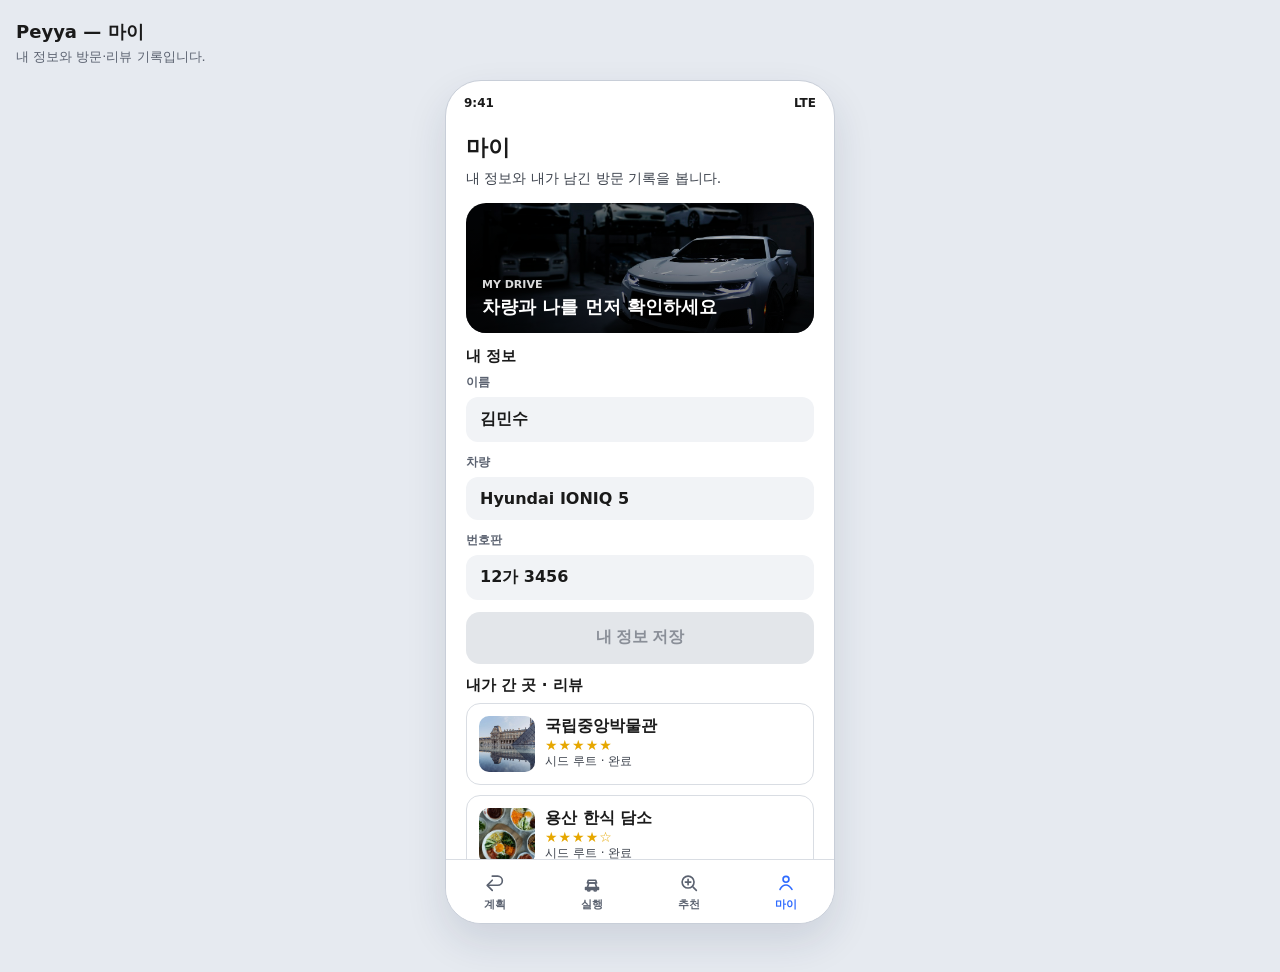
<file: docs/ui-previews/phone-my.html>
<!DOCTYPE html>
<html lang="ko">
<head>
<meta charset="utf-8" />
<meta name="viewport" content="width=device-width, initial-scale=1" />
<title>Peyya — 마이</title>
<script>if(/[?&]embed=1(?:&|$)/.test(location.search))document.documentElement.classList.add('embed');</script>
<link rel="stylesheet" href="nav-icons.css" />
<style>
  :root {
    --brand: #2F6BFF;
    --ink: #1A1A1A;
    --ink-sub: #3D434D;
    --ink-dim: #5B6270;
    --soft: #F1F3F6;
    --line: #D9DDE3;
    --star: #E6A700;
  }
  * { box-sizing: border-box; }
  body {
    margin: 0; padding: 20px 16px 48px;
    font-family: "Pretendard","Noto Sans KR",system-ui,sans-serif;
    background: #E6EAF0; color: var(--ink);
  }
  h1 { font-size: 18px; margin: 0 0 4px; }
  .sub { color: var(--ink-dim); font-size: 13px; margin: 0 0 14px; }
  .phone {
    width: 390px; height: 844px; margin: 0 auto; border-radius: 36px; overflow: hidden;
    border: 1px solid #C8CED8; background: #fff; display: flex; flex-direction: column;
    box-shadow: 0 18px 40px rgba(26, 40, 70, .12);
  }
  .status {
    height: 44px; padding: 0 18px; display: flex; align-items: center; justify-content: space-between;
    font-size: 12px; font-weight: 700;
  }
  .body { flex: 1; overflow: auto; padding: 8px 20px 16px; }
  .title { font-size: 22px; font-weight: 800; margin: 0 0 6px; }
  .desc { font-size: 14px; color: var(--ink-sub); margin: 0 0 14px; line-height: 1.4; }
  .hero {
    position: relative; height: 130px; border-radius: 20px; overflow: hidden; margin-bottom: 14px;
    background: #ddd center/cover no-repeat;
  }
  .hero::after {
    content: ""; position: absolute; inset: 0;
    background: linear-gradient(transparent, rgba(0,0,0,.72));
  }
  .hero .copy { position: absolute; left: 16px; bottom: 14px; right: 16px; z-index: 1; color: #fff; }
  .hero .k { font-size: 11px; font-weight: 700; opacity: .85; }
  .hero h2 { margin: 4px 0 0; font-size: 18px; }
  .sec { font-size: 15px; font-weight: 800; margin: 12px 0 8px; }
  .label { font-size: 12px; font-weight: 700; color: var(--ink-dim); }
  .field {
    background: var(--soft); border-radius: 12px; padding: 12px 14px;
    font-size: 16px; font-weight: 700; margin: 6px 0 12px;
  }
  .cta {
    width: 100%; height: 52px; border: 0; border-radius: 14px;
    background: #E3E6EA; color: #8A8F98; font-size: 16px; font-weight: 700;
  }
  .visit {
    display: flex; gap: 10px; border: 1px solid var(--line); border-radius: 14px;
    padding: 12px; margin-bottom: 10px;
  }
  .visit img { width: 56px; height: 56px; object-fit: cover; border-radius: 10px; }
  .stars { color: var(--star); font-size: 14px; letter-spacing: 1px; }
  html.embed, html.embed body {
    width: 100%; height: 100%; margin: 0; padding: 0; background: #fff; overflow: hidden;
  }
  html.embed h1, html.embed .sub { display: none !important; }
  html.embed .phone {
    width: 100%; height: 100%; margin: 0; border: 0; border-radius: 0; box-shadow: none;
  }
</style>
</head>
<body>
  <h1>Peyya — 마이</h1>
  <p class="sub">내 정보와 방문·리뷰 기록입니다.</p>
  <div class="phone">
    <div class="status"><span>9:41</span><span>LTE</span></div>
    <div class="body">
      <div class="title">마이</div>
      <p class="desc">내 정보와 내가 남긴 방문 기록을 봅니다.</p>
      <div class="hero" style="background-image:url('places/car.jpg')">
        <div class="copy">
          <div class="k">MY DRIVE</div>
          <h2>차량과 나를 먼저 확인하세요</h2>
        </div>
      </div>
      <div class="sec">내 정보</div>
      <div class="label">이름</div>
      <div class="field">김민수</div>
      <div class="label">차량</div>
      <div class="field">Hyundai IONIQ 5</div>
      <div class="label">번호판</div>
      <div class="field">12가 3456</div>
      <button class="cta" disabled>내 정보 저장</button>
      <div class="sec">내가 간 곳 · 리뷰</div>
      <div class="visit">
        <img src="places/museum.jpg" alt="" />
        <div>
          <div style="font-weight:700">국립중앙박물관</div>
          <div class="stars">★★★★★</div>
          <div style="font-size:12px;color:var(--ink-sub)">시드 루트 · 완료</div>
        </div>
      </div>
      <div class="visit">
        <img src="places/food.jpg" alt="" />
        <div>
          <div style="font-weight:700">용산 한식 담소</div>
          <div class="stars">★★★★☆</div>
          <div style="font-size:12px;color:var(--ink-sub)">시드 루트 · 완료</div>
        </div>
      </div>
    </div>
    <nav class="nav">
      <a data-tab="plan" href="phone-plan-connect.html">
        <svg viewBox="0 0 24 24" aria-hidden="true"><path d="M9 20l-5.5-5.5L9 9"/><path d="M4 14.5h11a5 5 0 0 0 0-10H9"/></svg>계획
      </a>
      <a data-tab="execute" href="phone-execute.html">
        <svg viewBox="0 0 24 24" aria-hidden="true"><path d="M5 17h14v2H5z"/><path d="M7 17l1.5-5h7L17 17"/><circle cx="8.5" cy="19.5" r="1.2"/><circle cx="15.5" cy="19.5" r="1.2"/><path d="M8 9h8l1 3H7z"/></svg>실행
      </a>
      <a data-tab="recommend" href="phone-recommend.html">
        <svg viewBox="0 0 24 24" aria-hidden="true"><circle cx="11" cy="11" r="6.5"/><path d="M20 20l-3.5-3.5"/><path d="M11 8v6M8 11h6"/></svg>추천
      </a>
      <a class="on" href="#">
        <svg viewBox="0 0 24 24" aria-hidden="true"><circle cx="12" cy="8" r="3.2"/><path d="M5.5 19c1.5-3.2 4-4.8 6.5-4.8S16.5 15.8 18.5 19"/></svg>마이
      </a>
    </nav>
  </div>
<script src="preview-embed.js"></script>
</body>
</html>
</file>
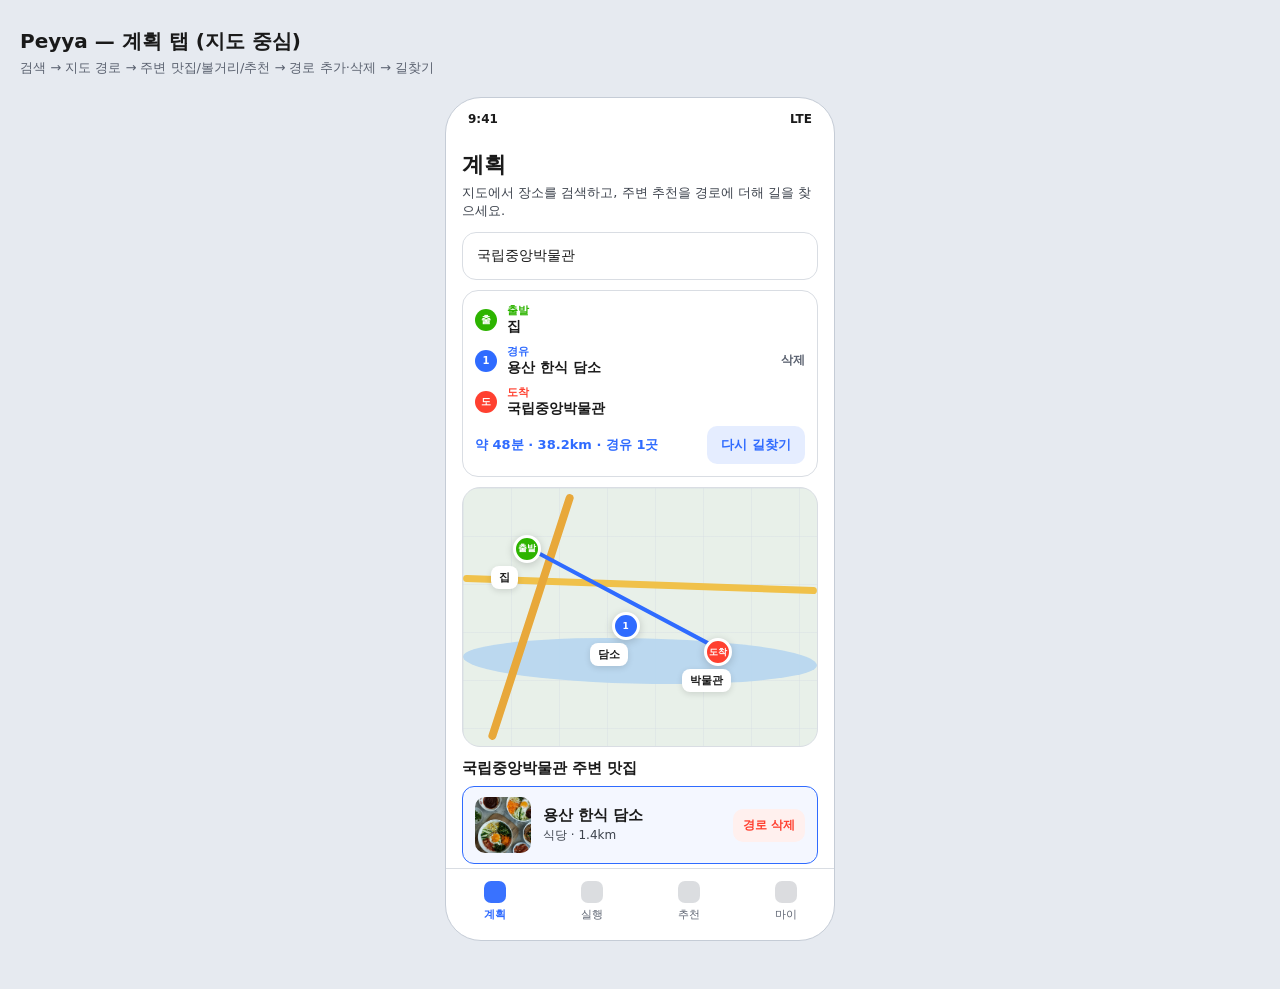
<file: docs/ui-previews/phone-plan-map.html>
<!DOCTYPE html>
<html lang="ko">
<head>
<meta charset="utf-8" />
<meta name="viewport" content="width=device-width, initial-scale=1" />
<title>Peyya — 계획(지도)</title>
<style>
  :root {
    --brand: #2F6BFF;
    --ink: #1A1A1A;
    --sub: #3D434D;
    --dim: #5B6270;
    --line: #D9DDE3;
    --start: #2DB400;
    --end: #FF4030;
  }
  * { box-sizing: border-box; }
  body {
    margin: 0; padding: 28px 20px 48px;
    font-family: "Pretendard","Noto Sans KR",system-ui,sans-serif;
    background: #E6EAF0; color: var(--ink);
  }
  h1 { font-size: 20px; margin: 0 0 4px; }
  .sub { color: var(--dim); font-size: 13px; margin: 0 0 20px; }
  .phone {
    width: 390px; height: 844px; margin: 0 auto; background: #fff;
    border-radius: 36px; border: 1px solid #C5CCD6; overflow: hidden;
    display: flex; flex-direction: column;
  }
  .status { height: 44px; padding: 14px 22px 0; display: flex; justify-content: space-between; font-size: 12px; font-weight: 700; }
  .body { flex: 1; overflow: auto; padding: 8px 16px 12px; }
  .title { font-size: 22px; font-weight: 800; margin: 0 0 4px; }
  .desc { font-size: 13px; color: var(--sub); margin: 0 0 12px; line-height: 1.4; }
  .search {
    border: 1px solid var(--line); border-radius: 14px; padding: 14px 14px;
    font-size: 14px; margin-bottom: 10px; background: #fff;
  }
  .route {
    border: 1px solid var(--line); border-radius: 16px; padding: 12px; margin-bottom: 10px;
  }
  .stop-row { display: flex; align-items: center; gap: 10px; margin-bottom: 8px; }
  .dot {
    width: 22px; height: 22px; border-radius: 50%; color: #fff;
    font-size: 10px; font-weight: 700; display: grid; place-items: center; flex: 0 0 auto;
  }
  .dot.start { background: var(--start); }
  .dot.via { background: var(--brand); }
  .dot.end { background: var(--end); }
  .role { font-size: 11px; font-weight: 700; }
  .role.start { color: var(--start); }
  .role.via { color: var(--brand); }
  .role.end { color: var(--end); }
  .name { font-size: 14px; font-weight: 600; }
  .del { margin-left: auto; font-size: 12px; font-weight: 700; color: var(--dim); }
  .route-foot { display: flex; align-items: center; gap: 8px; margin-top: 4px; }
  .summary { flex: 1; color: var(--brand); font-size: 13px; font-weight: 700; }
  .find {
    background: rgba(47,107,255,.12); color: var(--brand);
    border-radius: 10px; padding: 10px 14px; font-size: 13px; font-weight: 700;
  }
  .map {
    position: relative; height: 260px; border-radius: 18px; overflow: hidden;
    border: 1px solid var(--line); margin-bottom: 12px;
    background:
      linear-gradient(90deg, rgba(216,222,228,.45) 1px, transparent 1px) 0 0 / 48px 48px,
      linear-gradient(rgba(216,222,228,.45) 1px, transparent 1px) 0 0 / 48px 48px,
      #E8F0E9;
  }
  .river {
    position: absolute; left: 0; right: 0; top: 58%; height: 18%;
    background: #B9D7F0; border-radius: 40% 60%; opacity: .95;
  }
  .road {
    position: absolute; background: #F0C14A; border-radius: 6px;
  }
  .road.a { left: 0; right: 0; top: 36%; height: 7px; transform: rotate(2deg); }
  .road.b { left: 18%; width: 8px; top: 0; bottom: 0; transform: rotate(18deg); background: #E8A83A; }
  .line {
    position: absolute; left: 18%; top: 22%; width: 64%; height: 4px;
    background: var(--brand); transform: rotate(28deg); transform-origin: left center;
    border-radius: 4px;
  }
  .pin {
    position: absolute; width: 28px; height: 28px; border-radius: 50%;
    border: 3px solid #fff; color: #fff; font-size: 9px; font-weight: 800;
    display: grid; place-items: center; box-shadow: 0 2px 8px rgba(0,0,0,.18);
  }
  .pin.start { background: var(--start); left: 14%; top: 18%; }
  .pin.via { background: var(--brand); left: 42%; top: 48%; }
  .pin.end { background: var(--end); left: 68%; top: 58%; }
  .label {
    position: absolute; background: #fff; border-radius: 8px; padding: 4px 8px;
    font-size: 11px; font-weight: 700; box-shadow: 0 2px 6px rgba(0,0,0,.12);
  }
  .sec { font-size: 15px; font-weight: 800; margin: 10px 0 8px; }
  .row {
    display: flex; gap: 12px; align-items: center; padding: 10px 12px;
    border: 1px solid var(--line); border-radius: 12px; margin-bottom: 8px;
  }
  .row.on { border-color: var(--brand); background: rgba(47,107,255,.05); }
  .row img { width: 56px; height: 56px; object-fit: cover; border-radius: 10px; }
  .row h3 { margin: 0 0 2px; font-size: 15px; }
  .row p { margin: 0; font-size: 12px; color: var(--sub); }
  .act {
    margin-left: auto; border-radius: 10px; padding: 8px 10px;
    font-size: 12px; font-weight: 700; white-space: nowrap;
  }
  .act.add { background: rgba(47,107,255,.12); color: var(--brand); }
  .act.rm { background: #FFF0EE; color: var(--end); }
  .cta {
    width: 100%; height: 56px; border: 0; border-radius: 14px; margin-top: 8px;
    background: var(--brand); color: #fff; font-size: 16px; font-weight: 700;
  }
  .nav {
    border-top: 1px solid var(--line); height: 72px; display: grid;
    grid-template-columns: repeat(4, 1fr); align-items: center; padding-bottom: 6px;
  }
  .nav button {
    border: 0; background: 0; display: flex; flex-direction: column; align-items: center;
    gap: 4px; color: var(--dim); font-size: 11px;
  }
  .nav button.on { color: var(--brand); font-weight: 700; }
  .nav .ico { width: 22px; height: 22px; border-radius: 7px; background: currentColor; opacity: .22; }
  .nav button.on .ico { opacity: .95; background: var(--brand); }
</style>
</head>
<body>
  <h1>Peyya — 계획 탭 (지도 중심)</h1>
  <p class="sub">검색 → 지도 경로 → 주변 맛집/볼거리/추천 → 경로 추가·삭제 → 길찾기</p>

  <div class="phone">
    <div class="status"><span>9:41</span><span>LTE</span></div>
    <div class="body">
      <div class="title">계획</div>
      <p class="desc">지도에서 장소를 검색하고, 주변 추천을 경로에 더해 길을 찾으세요.</p>
      <div class="search">국립중앙박물관</div>

      <div class="route">
        <div class="stop-row">
          <div class="dot start">출</div>
          <div><div class="role start">출발</div><div class="name">집</div></div>
        </div>
        <div class="stop-row">
          <div class="dot via">1</div>
          <div><div class="role via">경유</div><div class="name">용산 한식 담소</div></div>
          <span class="del">삭제</span>
        </div>
        <div class="stop-row">
          <div class="dot end">도</div>
          <div><div class="role end">도착</div><div class="name">국립중앙박물관</div></div>
        </div>
        <div class="route-foot">
          <div class="summary">약 48분 · 38.2km · 경유 1곳</div>
          <div class="find">다시 길찾기</div>
        </div>
      </div>

      <div class="map">
        <div class="river"></div>
        <div class="road a"></div>
        <div class="road b"></div>
        <div class="line"></div>
        <div class="pin start">출발</div>
        <div class="label" style="left:8%;top:30%">집</div>
        <div class="pin via">1</div>
        <div class="label" style="left:36%;top:60%">담소</div>
        <div class="pin end">도착</div>
        <div class="label" style="left:62%;top:70%">박물관</div>
      </div>

      <div class="sec">국립중앙박물관 주변 맛집</div>
      <div class="row on">
        <img src="places/food.jpg" alt="" />
        <div>
          <h3>용산 한식 담소</h3>
          <p>식당 · 1.4km</p>
        </div>
        <span class="act rm">경로 삭제</span>
      </div>
      <div class="row">
        <img src="places/cafe.jpg" alt="" />
        <div>
          <h3>한남 카페 골목</h3>
          <p>카페 · 1.8km</p>
        </div>
        <span class="act add">경로 추가</span>
      </div>

      <div class="sec">주변 볼거리</div>
      <div class="row">
        <img src="places/museum.jpg" alt="" />
        <div>
          <h3>전쟁기념관</h3>
          <p>문화 · 1.6km</p>
        </div>
        <span class="act add">경로 추가</span>
      </div>

      <div class="sec">추천 장소</div>
      <div class="row">
        <img src="places/park.jpg" alt="" />
        <div>
          <h3>용산가족공원</h3>
          <p>야외 · 0.4km</p>
        </div>
        <span class="act add">경로 추가</span>
      </div>

      <button class="cta">이 경로로 실행하기</button>
    </div>
    <nav class="nav">
      <button class="on"><i class="ico"></i>계획</button>
      <button><i class="ico"></i>실행</button>
      <button><i class="ico"></i>추천</button>
      <button><i class="ico"></i>마이</button>
    </nav>
  </div>
</body>
</html>
</file>
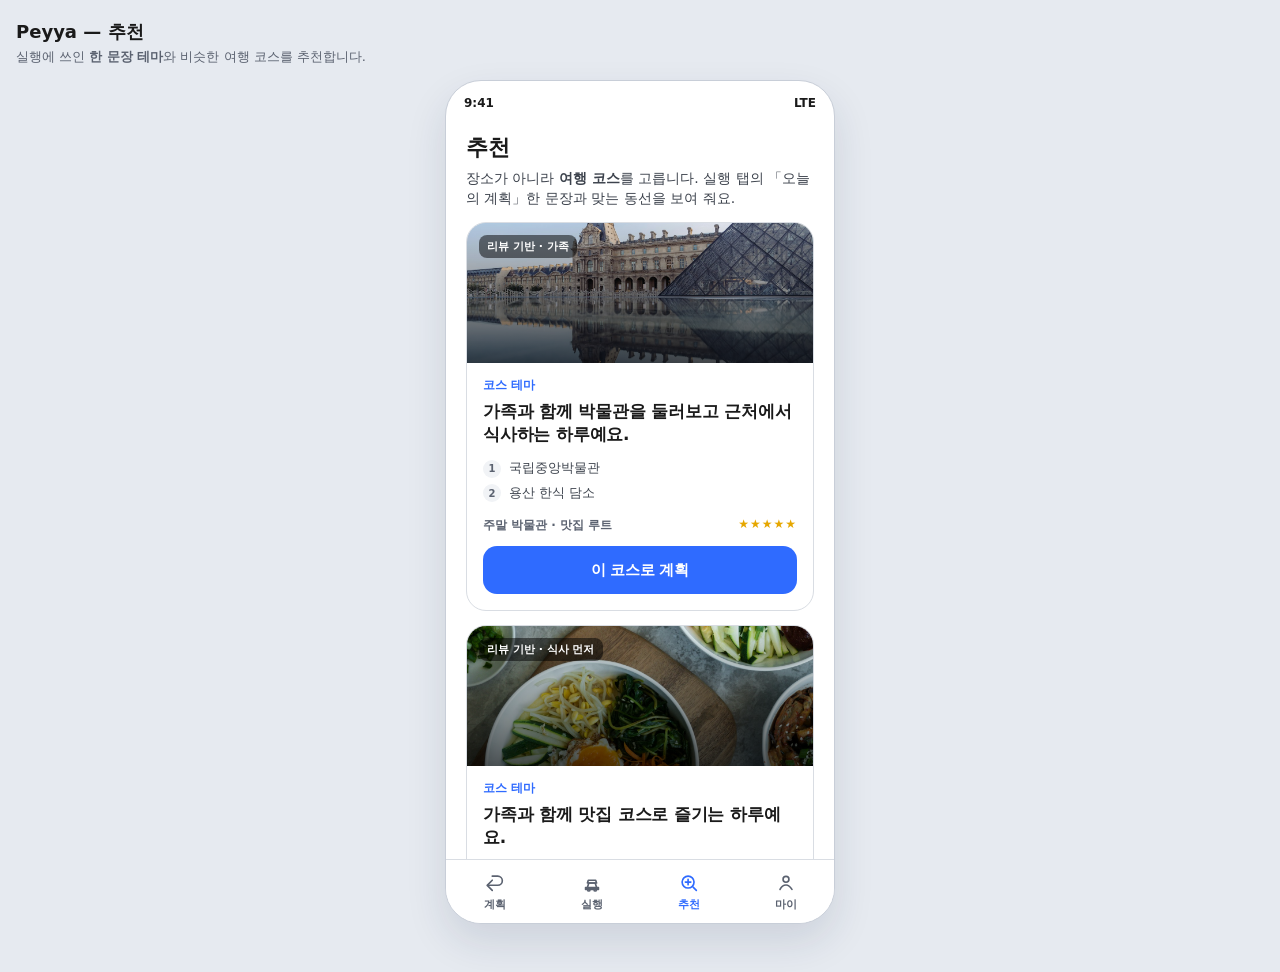
<file: docs/ui-previews/phone-recommend.html>
<!DOCTYPE html>
<html lang="ko">
<head>
<meta charset="utf-8" />
<meta name="viewport" content="width=device-width, initial-scale=1" />
<title>Peyya — 추천</title>
<script>if(/[?&]embed=1(?:&|$)/.test(location.search))document.documentElement.classList.add('embed');</script>
<link rel="stylesheet" href="nav-icons.css" />
<style>
  :root {
    --brand: #2F6BFF;
    --ink: #1A1A1A;
    --ink-sub: #3D434D;
    --ink-dim: #5B6270;
    --soft: #F1F3F6;
    --line: #D9DDE3;
    --star: #E6A700;
  }
  * { box-sizing: border-box; }
  body {
    margin: 0; padding: 20px 16px 48px;
    font-family: "Pretendard","Noto Sans KR",system-ui,sans-serif;
    background: #E6EAF0; color: var(--ink);
  }
  h1 { font-size: 18px; margin: 0 0 4px; }
  .sub { color: var(--ink-dim); font-size: 13px; margin: 0 0 14px; }
  .phone {
    width: 390px; height: 844px; margin: 0 auto; border-radius: 36px; overflow: hidden;
    border: 1px solid #C8CED8; background: #fff; display: flex; flex-direction: column;
    box-shadow: 0 18px 40px rgba(26, 40, 70, .12);
  }
  .status {
    height: 44px; padding: 0 18px; display: flex; align-items: center; justify-content: space-between;
    font-size: 12px; font-weight: 700;
  }
  .body { flex: 1; overflow: auto; padding: 8px 20px 16px; }
  .title { font-size: 22px; font-weight: 800; margin: 0 0 6px; }
  .desc { font-size: 14px; color: var(--ink-sub); margin: 0 0 14px; line-height: 1.4; }
  .course {
    border: 1px solid var(--line); border-radius: 20px; overflow: hidden;
    margin-bottom: 14px; background: #fff;
  }
  .course .cover {
    height: 140px; background: #ddd center/cover no-repeat; position: relative;
  }
  .course .cover::after {
    content: ""; position: absolute; inset: 0;
    background: linear-gradient(transparent, rgba(0,0,0,.65));
  }
  .course .cover .tag {
    position: absolute; left: 12px; top: 12px; z-index: 1;
    background: rgba(0,0,0,.5); color: #fff; font-size: 11px; font-weight: 800;
    padding: 4px 8px; border-radius: 8px;
  }
  .course .pad { padding: 14px 16px 16px; }
  .kicker { color: var(--brand); font-size: 12px; font-weight: 800; margin-bottom: 6px; }
  .theme {
    margin: 0 0 10px; font-size: 17px; font-weight: 800; line-height: 1.35; letter-spacing: -.2px;
  }
  .stops { margin: 0 0 12px; padding: 0; list-style: none; }
  .stops li {
    display: flex; gap: 8px; align-items: baseline;
    font-size: 13px; color: var(--ink-sub); padding: 3px 0;
  }
  .stops .n {
    width: 18px; height: 18px; border-radius: 50%; flex: 0 0 auto;
    display: grid; place-items: center; font-size: 10px; font-weight: 800;
    background: var(--soft); color: var(--ink-dim);
  }
  .meta-row {
    display: flex; justify-content: space-between; gap: 8px;
    font-size: 12px; color: var(--ink-dim); font-weight: 700; margin-bottom: 12px;
  }
  .stars { color: var(--star); letter-spacing: 1px; }
  .cta {
    width: 100%; height: 48px; border: 0; border-radius: 14px;
    background: var(--brand); color: #fff; font-size: 15px; font-weight: 800; cursor: pointer;
  }
  .cta.ghost { background: var(--soft); color: var(--ink); margin-top: 8px; }
  .toast {
    display: none; margin-top: 10px; padding: 10px 12px; border-radius: 12px;
    background: #12151A; color: #fff; font-size: 12px; font-weight: 700;
  }
  .toast.on { display: block; }
  html.embed, html.embed body {
    width: 100%; height: 100%; margin: 0; padding: 0; background: #fff; overflow: hidden;
  }
  html.embed h1, html.embed .sub { display: none !important; }
  html.embed .phone {
    width: 100%; height: 100%; margin: 0; border: 0; border-radius: 0; box-shadow: none;
  }
</style>
</head>
<body>
  <h1>Peyya — 추천</h1>
  <p class="sub">실행에 쓰인 <b>한 문장 테마</b>와 비슷한 여행 코스를 추천합니다.</p>
  <div class="phone">
    <div class="status"><span>9:41</span><span>LTE</span></div>
    <div class="body">
      <div class="title">추천</div>
      <p class="desc">장소가 아니라 <b>여행 코스</b>를 고릅니다. 실행 탭의 「오늘의 계획」한 문장과 맞는 동선을 보여 줘요.</p>

      <article class="course">
        <div class="cover" style="background-image:url('places/museum.jpg')">
          <span class="tag">리뷰 기반 · 가족</span>
        </div>
        <div class="pad">
          <div class="kicker">코스 테마</div>
          <p class="theme">가족과 함께 박물관을 둘러보고 근처에서 식사하는 하루예요.</p>
          <ul class="stops">
            <li><span class="n">1</span>국립중앙박물관</li>
            <li><span class="n">2</span>용산 한식 담소</li>
          </ul>
          <div class="meta-row">
            <span>주말 박물관 · 맛집 루트</span>
            <span class="stars">★★★★★</span>
          </div>
          <button type="button" class="cta" data-apply="museum">이 코스로 계획</button>
        </div>
      </article>

      <article class="course">
        <div class="cover" style="background-image:url('places/food.jpg')">
          <span class="tag">리뷰 기반 · 식사 먼저</span>
        </div>
        <div class="pad">
          <div class="kicker">코스 테마</div>
          <p class="theme">가족과 함께 맛집 코스로 즐기는 하루예요.</p>
          <ul class="stops">
            <li><span class="n">1</span>용산 한식 담소</li>
            <li><span class="n">2</span>국립중앙박물관</li>
          </ul>
          <div class="meta-row">
            <span>맛집 먼저 · 박물관 루트</span>
            <span class="stars">★★★★☆</span>
          </div>
          <button type="button" class="cta" data-apply="food">이 코스로 계획</button>
        </div>
      </article>

      <article class="course">
        <div class="cover" style="background-image:url('places/park.jpg')">
          <span class="tag">야외 · 가볍게</span>
        </div>
        <div class="pad">
          <div class="kicker">코스 테마</div>
          <p class="theme">혼자 야외 산책 위주로 다녀오는 하루예요.</p>
          <ul class="stops">
            <li><span class="n">1</span>남산 산책</li>
            <li><span class="n">2</span>한강 공원 쉼터</li>
          </ul>
          <div class="meta-row">
            <span>남산 · 한강 짧은 코스</span>
            <span class="stars">★★★★★</span>
          </div>
          <button type="button" class="cta" data-apply="park">이 코스로 계획</button>
        </div>
      </article>

      <div class="toast" id="toast">계획 탭으로 코스를 담았어요 (데모)</div>
    </div>
    <nav class="nav">
      <a href="phone-plan-connect.html">
        <svg viewBox="0 0 24 24" aria-hidden="true"><path d="M9 20l-5.5-5.5L9 9"/><path d="M4 14.5h11a5 5 0 0 0 0-10H9"/></svg>계획
      </a>
      <a href="phone-execute.html">
        <svg viewBox="0 0 24 24" aria-hidden="true"><path d="M5 17h14v2H5z"/><path d="M7 17l1.5-5h7L17 17"/><circle cx="8.5" cy="19.5" r="1.2"/><circle cx="15.5" cy="19.5" r="1.2"/><path d="M8 9h8l1 3H7z"/></svg>실행
      </a>
      <a class="on" href="#">
        <svg viewBox="0 0 24 24" aria-hidden="true"><circle cx="11" cy="11" r="6.5"/><path d="M20 20l-3.5-3.5"/><path d="M11 8v6M8 11h6"/></svg>추천
      </a>
      <a href="phone-my.html">
        <svg viewBox="0 0 24 24" aria-hidden="true"><circle cx="12" cy="8" r="3.2"/><path d="M5.5 19c1.5-3.2 4-4.8 6.5-4.8S16.5 15.8 18.5 19"/></svg>마이
      </a>
    </nav>
  </div>
<script>
document.querySelectorAll('[data-apply]').forEach(btn => {
  btn.onclick = () => {
    const toast = document.getElementById('toast');
    toast.classList.add('on');
    setTimeout(() => { location.href = 'phone-plan-connect.html' + (location.search.includes('embed') ? '?embed=1' : ''); }, 700);
  };
});
</script>
<script src="preview-embed.js"></script>
</body>
</html>
</file>
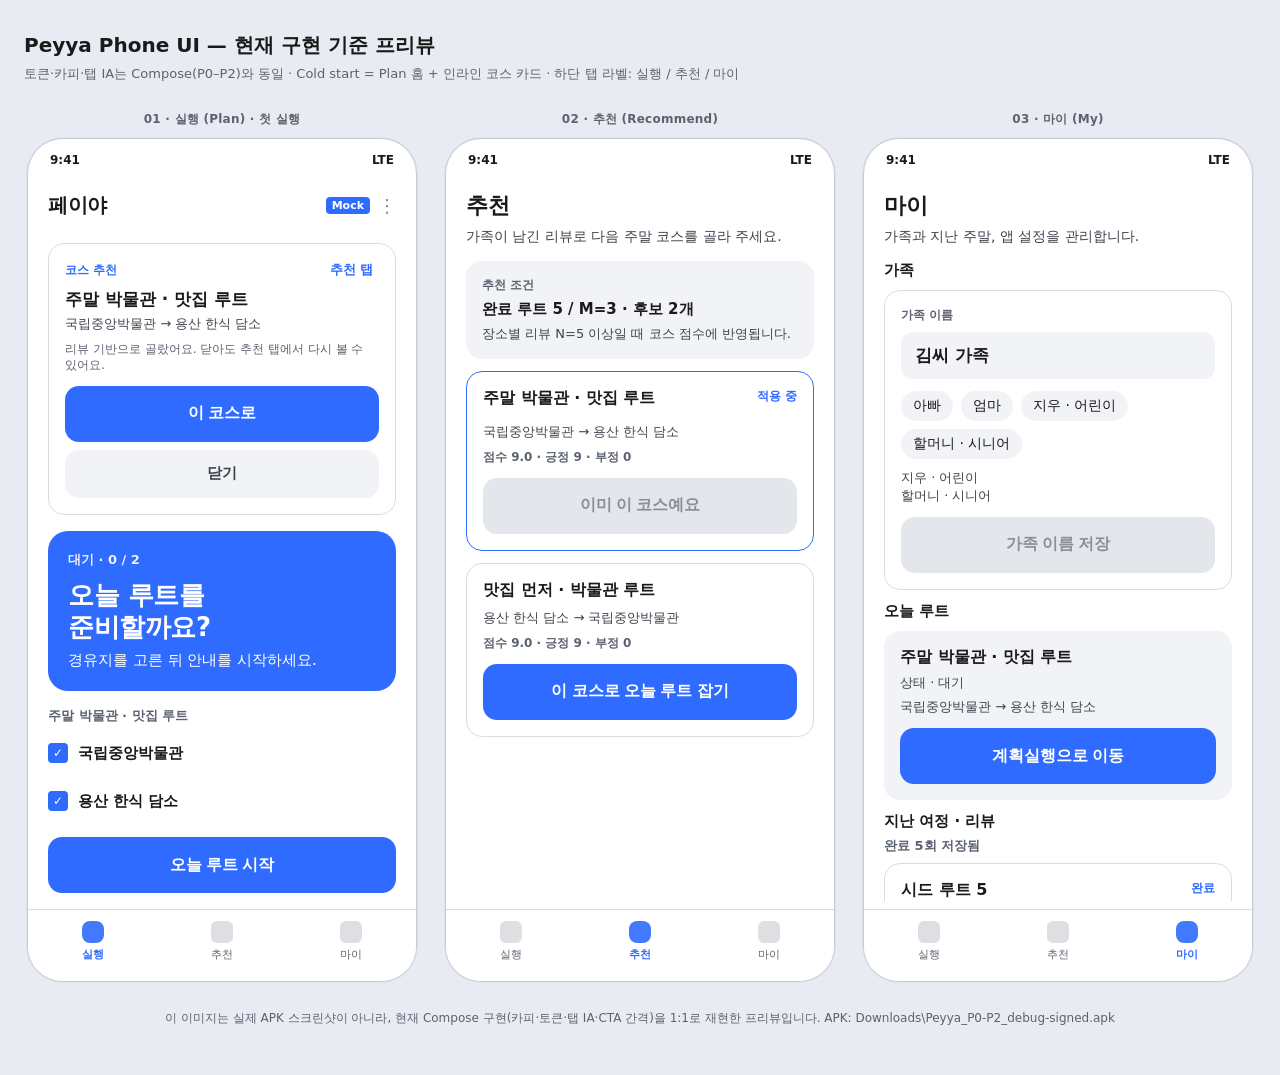
<file: docs/ui-previews/phone-tabs.html>
<!DOCTYPE html>
<html lang="ko">
<head>
<meta charset="utf-8" />
<meta name="viewport" content="width=device-width, initial-scale=1" />
<title>Peyya Phone — 구현 화면 프리뷰 (P0–P2)</title>
<style>
  :root {
    --brand: #2F6BFF;
    --ink: #1A1A1A;
    --ink-sub: #3D434D;
    --ink-dim: #5B6270;
    --soft: #F1F3F6;
    --line: #D9DDE3;
    --canvas: #FFFFFF;
    --danger: #C62828;
  }
  * { box-sizing: border-box; }
  body {
    margin: 0;
    font-family: "Pretendard", "Noto Sans KR", system-ui, sans-serif;
    background: #E8ECF2;
    color: var(--ink);
    padding: 32px 24px 48px;
  }
  h1 { font-size: 20px; margin: 0 0 6px; }
  .sub { color: var(--ink-dim); font-size: 13px; margin: 0 0 28px; }
  .row {
    display: flex;
    flex-wrap: wrap;
    gap: 28px;
    justify-content: center;
    align-items: flex-start;
  }
  .cap {
    text-align: center;
    font-size: 12px;
    font-weight: 700;
    color: var(--ink-dim);
    margin-bottom: 10px;
    letter-spacing: 0.02em;
  }
  .phone {
    width: 390px;
    height: 844px;
    background: var(--canvas);
    border-radius: 36px;
    border: 1px solid #C5CCD6;
    overflow: hidden;
    display: flex;
    flex-direction: column;
    position: relative;
    box-shadow: 0 0 0 1px rgba(0,0,0,.04);
  }
  .status {
    height: 44px;
    padding: 14px 22px 0;
    display: flex;
    justify-content: space-between;
    font-size: 12px;
    font-weight: 700;
  }
  .body {
    flex: 1;
    overflow: hidden;
    padding: 0 20px 8px;
    display: flex;
    flex-direction: column;
  }
  .scroll {
    flex: 1;
    overflow: hidden;
  }
  .topbar {
    height: 44px;
    display: flex;
    align-items: center;
    justify-content: space-between;
    margin-bottom: 16px;
  }
  .brand { font-size: 20px; font-weight: 800; letter-spacing: -0.3px; }
  .badge {
    font-size: 11px; font-weight: 700; color: #fff;
    background: var(--brand); border-radius: 4px; padding: 2px 6px;
  }
  .teaser {
    border: 1px solid var(--line);
    border-radius: 16px;
    padding: 16px;
    margin-bottom: 16px;
  }
  .teaser .k { color: var(--brand); font-size: 12px; font-weight: 700; }
  .teaser .link { color: var(--brand); font-size: 13px; font-weight: 700; background: none; border: 0; }
  .teaser h3 { margin: 8px 0 4px; font-size: 17px; }
  .teaser p { margin: 0; font-size: 13px; color: var(--ink-sub); line-height: 1.4; }
  .teaser .hint { margin-top: 8px; font-size: 12px; color: var(--ink-dim); line-height: 1.35; }
  .teaser .actions, .dock, .card .actions {
    display: flex; flex-direction: column; gap: 8px; margin-top: 12px;
  }
  .cta {
    display: block; width: 100%; height: 56px; border: 0; border-radius: 14px;
    background: var(--brand); color: #fff; font-size: 16px; font-weight: 700; margin: 0;
  }
  .cta.soft {
    height: 48px; background: var(--soft); color: var(--ink-sub); font-size: 15px;
  }
  .cta:disabled { background: #E3E6EA; color: #8A8F98; }
  .dock { margin-top: 12px; padding-bottom: 8px; display: flex; flex-direction: column; gap: 8px; }
  .now {
    background: var(--brand); color: #fff; border-radius: 20px; padding: 20px; margin-bottom: 16px;
  }
  .now .phase { font-size: 13px; font-weight: 700; opacity: .9; }
  .now h2 { margin: 10px 0 6px; font-size: 26px; line-height: 1.25; letter-spacing: -0.4px; }
  .now .subline { font-size: 15px; line-height: 1.45; margin: 0; }
  .sec { font-size: 13px; font-weight: 700; color: var(--ink-dim); margin: 0 0 4px; }
  .stop {
    display: flex; align-items: center; gap: 10px; min-height: 48px; padding: 8px 0;
    font-size: 15px; font-weight: 600;
  }
  .check {
    width: 20px; height: 20px; border-radius: 4px; background: var(--brand);
    display: grid; place-items: center; color: #fff; font-size: 12px;
  }
  .chips { display: flex; flex-wrap: wrap; gap: 8px; margin-top: 10px; }
  .chip {
    background: var(--soft); border-radius: 999px; padding: 6px 12px;
    font-size: 14px; font-weight: 500;
  }
  .nav {
    border-top: 1px solid var(--line);
    height: 72px;
    display: grid;
    grid-template-columns: repeat(3, 1fr);
    align-items: center;
    background: var(--canvas);
    padding-bottom: 8px;
  }
  .nav button {
    border: 0; background: transparent; display: flex; flex-direction: column;
    align-items: center; gap: 4px; color: var(--ink-dim); font-size: 11px; font-weight: 500;
  }
  .nav button.on { color: var(--brand); font-weight: 700; }
  .nav .ico {
    width: 22px; height: 22px; border-radius: 6px; background: currentColor; opacity: .2;
  }
  .nav button.on .ico { background: var(--brand); opacity: 1; border-radius: 8px; opacity: .9; }
  .page-title { font-size: 22px; font-weight: 800; letter-spacing: -0.3px; margin: 0 0 6px; }
  .page-sub { font-size: 14px; color: var(--ink-sub); margin: 0 0 14px; line-height: 1.4; }
  .card {
    border: 1px solid var(--line); border-radius: 16px; padding: 16px; margin-bottom: 12px;
  }
  .card.soft { background: var(--soft); border: 0; }
  .card h4 { margin: 0 0 6px; font-size: 16px; }
  .card p { margin: 0; font-size: 13px; color: var(--ink-sub); line-height: 1.4; }
  .gate { font-size: 12px; font-weight: 700; color: var(--ink-dim); margin-bottom: 6px; }
  .field {
    background: var(--soft); border-radius: 12px; padding: 12px 14px;
    font-size: 17px; font-weight: 700; margin: 8px 0 12px;
  }
  .setting { display: flex; justify-content: space-between; padding: 6px 0; font-size: 14px; }
  .setting span:first-child { color: var(--ink-sub); }
  .setting span:last-child { font-weight: 700; }
  .note {
    max-width: 960px; margin: 28px auto 0; font-size: 12px; color: var(--ink-dim); text-align: center;
  }
</style>
</head>
<body>
  <h1>Peyya Phone UI — 현재 구현 기준 프리뷰</h1>
  <p class="sub">토큰·카피·탭 IA는 Compose(P0–P2)와 동일 · Cold start = Plan 홈 + 인라인 코스 카드 · 하단 탭 라벨: 실행 / 추천 / 마이</p>

  <div class="row">
    <!-- PLAN -->
    <div>
      <div class="cap">01 · 실행 (Plan) · 첫 실행</div>
      <div class="phone" id="screen-plan">
        <div class="status"><span>9:41</span><span>LTE</span></div>
        <div class="body">
          <div class="topbar">
            <div class="brand">페이야</div>
            <div style="display:flex;gap:8px;align-items:center">
              <span class="badge">Mock</span>
              <span style="font-size:18px;opacity:.5">⋮</span>
            </div>
          </div>
          <div class="scroll">
            <div class="teaser">
              <div style="display:flex;justify-content:space-between;align-items:center">
                <span class="k">코스 추천</span>
                <button class="link">추천 탭</button>
              </div>
              <h3>주말 박물관 · 맛집 루트</h3>
              <p>국립중앙박물관 → 용산 한식 담소</p>
              <p class="hint">리뷰 기반으로 골랐어요. 닫아도 추천 탭에서 다시 볼 수 있어요.</p>
              <div class="actions">
                <button class="cta">이 코스로</button>
                <button class="cta soft">닫기</button>
              </div>
            </div>
            <div class="now">
              <div class="phase">대기 · 0 / 2</div>
              <h2>오늘 루트를<br/>준비할까요?</h2>
              <p class="subline">경유지를 고른 뒤 안내를 시작하세요.</p>
            </div>
            <div class="sec">주말 박물관 · 맛집 루트</div>
            <div class="stop"><div class="check">✓</div>국립중앙박물관</div>
            <div class="stop"><div class="check">✓</div>용산 한식 담소</div>
            <div class="sec" style="margin-top:12px">김씨 가족</div>
            <div class="chips">
              <span class="chip">아빠</span>
              <span class="chip">엄마</span>
              <span class="chip">지우 · 어린이</span>
              <span class="chip">할머니 · 시니어</span>
            </div>
          </div>
          <div class="dock actions">
            <button class="cta">오늘 루트 시작</button>
          </div>
        </div>
        <nav class="nav">
          <button class="on"><i class="ico"></i>실행</button>
          <button><i class="ico"></i>추천</button>
          <button><i class="ico"></i>마이</button>
        </nav>
      </div>
    </div>

    <!-- RECOMMEND -->
    <div>
      <div class="cap">02 · 추천 (Recommend)</div>
      <div class="phone" id="screen-recommend">
        <div class="status"><span>9:41</span><span>LTE</span></div>
        <div class="body">
          <div class="scroll" style="padding-top:8px">
            <div class="page-title">추천</div>
            <p class="page-sub">가족이 남긴 리뷰로 다음 주말 코스를 골라 주세요.</p>
            <div class="card soft">
              <div class="gate">추천 조건</div>
              <div style="font-weight:700;font-size:15px;margin-bottom:6px">완료 루트 5 / M=3 · 후보 2개</div>
              <p>장소별 리뷰 N=5 이상일 때 코스 점수에 반영됩니다.</p>
            </div>
            <div class="card" style="border-color:var(--brand)">
              <div style="display:flex;justify-content:space-between">
                <h4>주말 박물관 · 맛집 루트</h4>
                <span style="color:var(--brand);font-size:12px;font-weight:700">적용 중</span>
              </div>
              <p style="margin:8px 0">국립중앙박물관 → 용산 한식 담소</p>
              <p style="color:var(--ink-dim);font-size:12px;font-weight:700">점수 9.0 · 긍정 9 · 부정 0</p>
              <button class="cta" disabled style="margin-top:12px">이미 이 코스예요</button>
            </div>
            <div class="card">
              <h4>맛집 먼저 · 박물관 루트</h4>
              <p style="margin:8px 0">용산 한식 담소 → 국립중앙박물관</p>
              <p style="color:var(--ink-dim);font-size:12px;font-weight:700">점수 9.0 · 긍정 9 · 부정 0</p>
              <button class="cta" style="margin-top:12px">이 코스로 오늘 루트 잡기</button>
            </div>
          </div>
        </div>
        <nav class="nav">
          <button><i class="ico"></i>실행</button>
          <button class="on"><i class="ico"></i>추천</button>
          <button><i class="ico"></i>마이</button>
        </nav>
      </div>
    </div>

    <!-- MY -->
    <div>
      <div class="cap">03 · 마이 (My)</div>
      <div class="phone" id="screen-my">
        <div class="status"><span>9:41</span><span>LTE</span></div>
        <div class="body">
          <div class="scroll" style="padding-top:8px">
            <div class="page-title">마이</div>
            <p class="page-sub">가족과 지난 주말, 앱 설정을 관리합니다.</p>
            <div style="font-weight:800;font-size:15px;margin-bottom:10px">가족</div>
            <div class="card">
              <div class="gate">가족 이름</div>
              <div class="field">김씨 가족</div>
              <div class="chips">
                <span class="chip">아빠</span>
                <span class="chip">엄마</span>
                <span class="chip">지우 · 어린이</span>
                <span class="chip">할머니 · 시니어</span>
              </div>
              <p style="margin-top:10px;font-size:13px;color:var(--ink-sub)">지우 · 어린이</p>
              <p style="font-size:13px;color:var(--ink-sub)">할머니 · 시니어</p>
              <button class="cta" disabled style="margin-top:12px">가족 이름 저장</button>
            </div>
            <div style="font-weight:800;font-size:15px;margin:8px 0 10px">오늘 루트</div>
            <div class="card soft">
              <h4>주말 박물관 · 맛집 루트</h4>
              <p style="margin:6px 0">상태 · 대기</p>
              <p>국립중앙박물관 → 용산 한식 담소</p>
              <button class="cta" style="margin-top:12px">계획실행으로 이동</button>
            </div>
            <div style="font-weight:800;font-size:15px;margin:8px 0 6px">지난 여정 · 리뷰</div>
            <p style="font-size:13px;font-weight:700;color:var(--ink-dim);margin:0 0 8px">완료 5회 저장됨</p>
            <div class="card">
              <div style="display:flex;justify-content:space-between">
                <h4>시드 루트 5</h4>
                <span style="color:var(--brand);font-size:12px;font-weight:700">완료</span>
              </div>
              <p style="margin-top:8px">국립중앙박물관 · ★3</p>
              <p>용산 한식 담소 · ★4</p>
            </div>
            <div style="font-weight:800;font-size:15px;margin:8px 0 10px">설정</div>
            <div class="card">
              <div class="setting"><span>연동 모드</span><span>Mock (시연)</span></div>
              <div class="setting"><span>앱 버전</span><span>0.1.0</span></div>
              <div class="setting"><span>패키지</span><span>com.peyya.app</span></div>
              <button class="cta soft" style="margin-top:8px;color:var(--ink-sub)">일정 처음부터 다시</button>
            </div>
          </div>
        </div>
        <nav class="nav">
          <button><i class="ico"></i>실행</button>
          <button><i class="ico"></i>추천</button>
          <button class="on"><i class="ico"></i>마이</button>
        </nav>
      </div>
    </div>
  </div>

  <p class="note">
    이 이미지는 실제 APK 스크린샷이 아니라, 현재 Compose 구현(카피·토큰·탭 IA·CTA 간격)을 1:1로 재현한 프리뷰입니다.
    APK: Downloads\Peyya_P0-P2_debug-signed.apk
  </p>
</body>
</html>
</file>
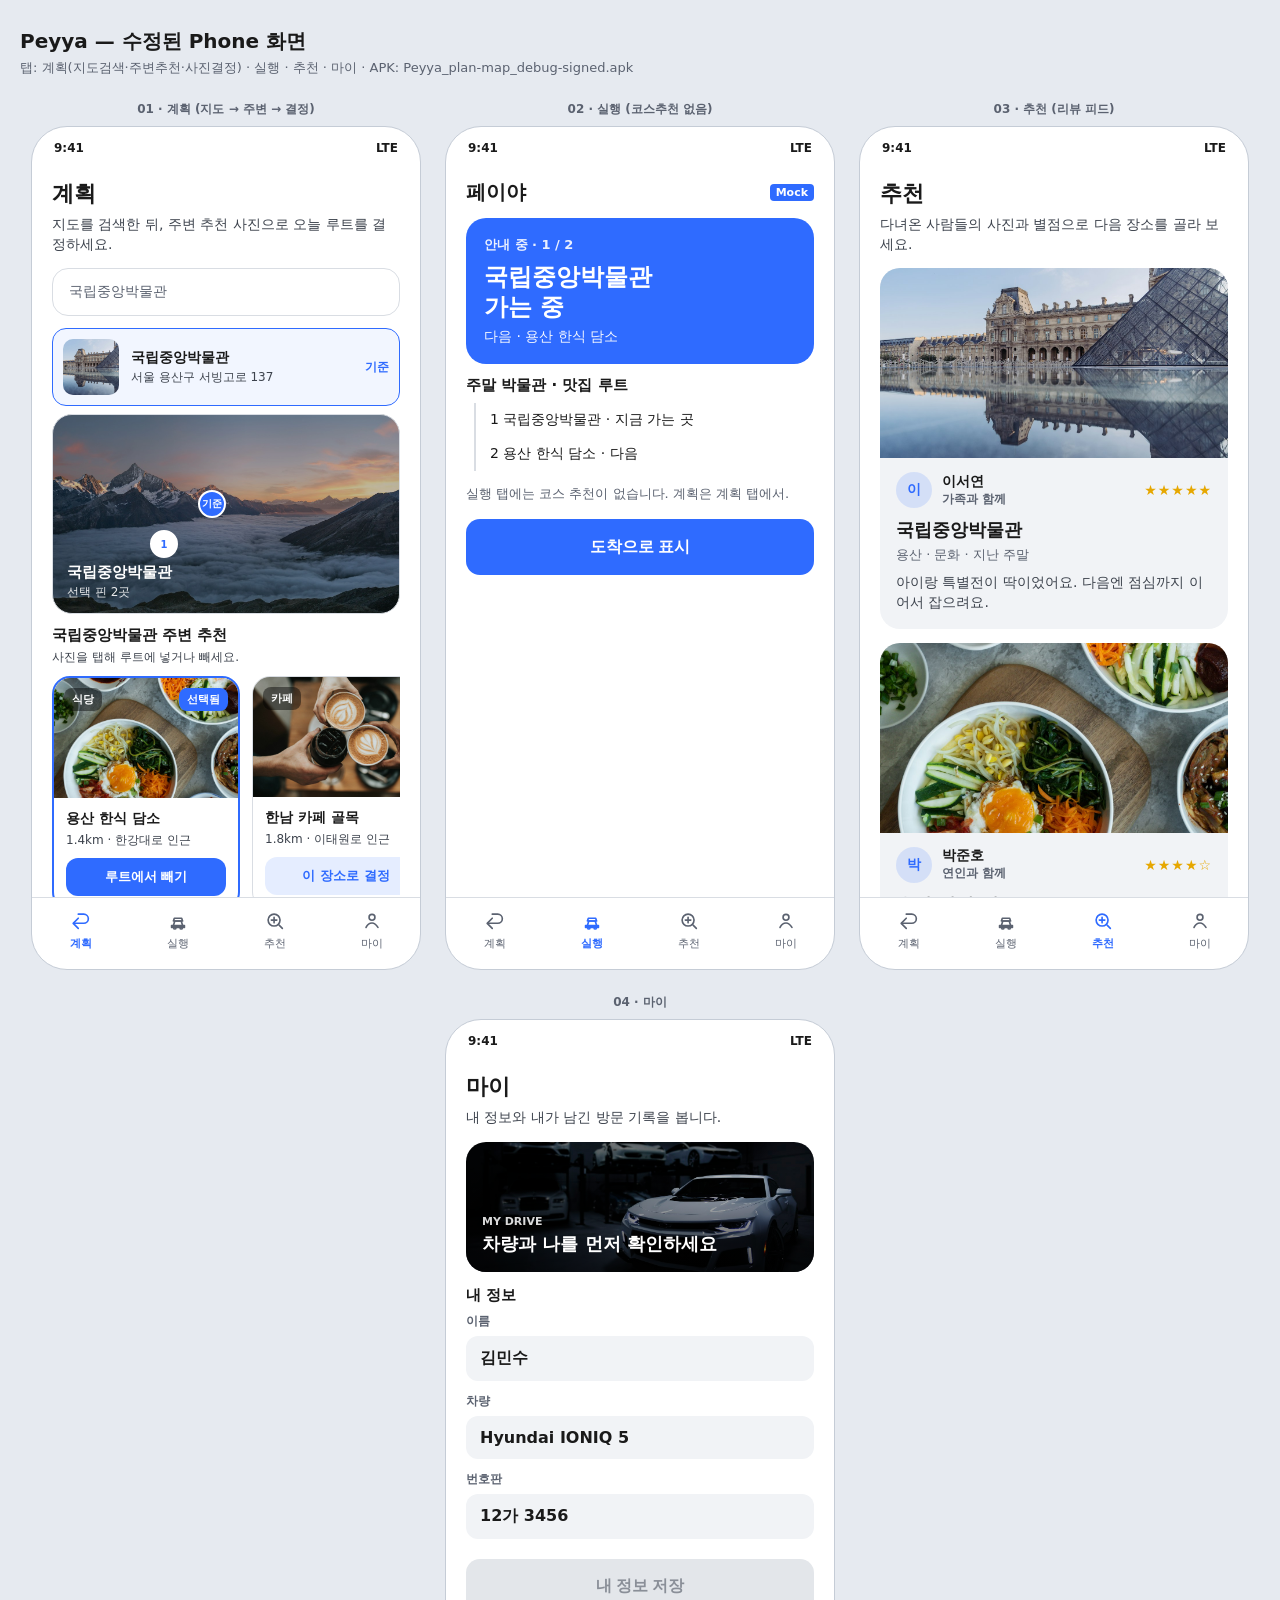
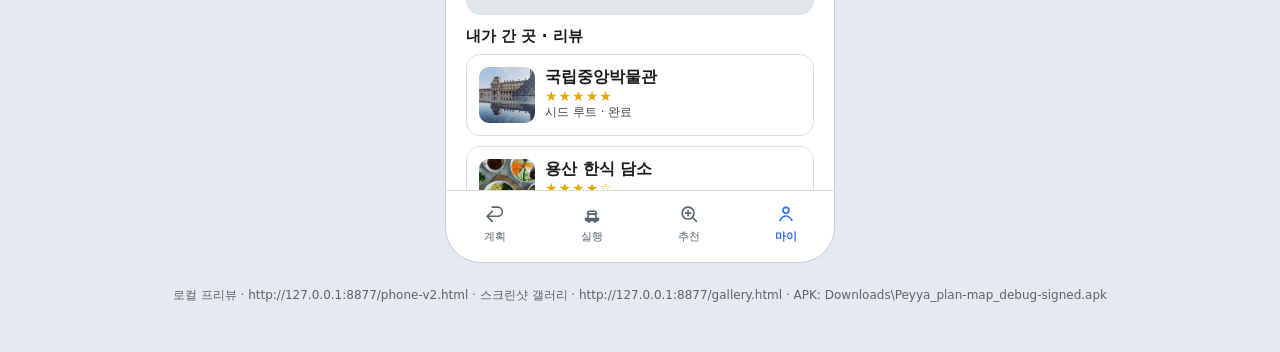
<file: docs/ui-previews/phone-v2.html>
﻿<!DOCTYPE html>
<html lang="ko">
<head>
<meta charset="utf-8" />
<meta name="viewport" content="width=device-width, initial-scale=1" />
<title>Peyya — 수정 화면 (계획·실행·추천·마이)</title>
<style>
  :root {
    --brand: #2F6BFF;
    --ink: #1A1A1A;
    --ink-sub: #3D434D;
    --ink-dim: #5B6270;
    --soft: #F1F3F6;
    --line: #D9DDE3;
    --canvas: #fff;
    --star: #E6A700;
  }
  * { box-sizing: border-box; }
  body {
    margin: 0; padding: 28px 20px 48px;
    font-family: "Pretendard","Noto Sans KR",system-ui,sans-serif;
    background: #E6EAF0; color: var(--ink);
  }
  h1 { font-size: 20px; margin: 0 0 4px; }
  .sub { color: var(--ink-dim); font-size: 13px; margin: 0 0 24px; }
  .row { display: flex; flex-wrap: wrap; gap: 24px; justify-content: center; }
  .cap { text-align: center; font-size: 12px; font-weight: 700; color: var(--ink-dim); margin-bottom: 8px; }
  .phone {
    width: 390px; height: 844px; background: var(--canvas);
    border-radius: 36px; border: 1px solid #C5CCD6; overflow: hidden;
    display: flex; flex-direction: column;
  }
  .status { height: 44px; padding: 14px 22px 0; display: flex; justify-content: space-between; font-size: 12px; font-weight: 700; }
  .body { flex: 1; overflow: auto; padding: 8px 20px 12px; }
  .title { font-size: 22px; font-weight: 800; letter-spacing: -.3px; margin: 0 0 6px; }
  .desc { font-size: 14px; color: var(--ink-sub); margin: 0 0 14px; line-height: 1.4; }
  .hero {
    position: relative; height: 160px; border-radius: 20px; overflow: hidden; margin-bottom: 14px;
    background: #ddd center/cover no-repeat;
  }
  .hero::after {
    content: ""; position: absolute; inset: 0;
    background: linear-gradient(transparent, rgba(0,0,0,.72));
  }
  .hero .copy { position: absolute; left: 16px; bottom: 14px; right: 16px; z-index: 1; color: #fff; }
  .hero .k { font-size: 11px; font-weight: 700; opacity: .85; }
  .hero h2 { margin: 4px 0 2px; font-size: 18px; }
  .hero p { margin: 0; font-size: 12px; opacity: .9; }
  .sec { font-size: 15px; font-weight: 800; margin: 12px 0 8px; }
  .stop {
    display: flex; gap: 12px; align-items: center; padding: 10px;
    border: 1px solid var(--brand); border-radius: 18px; margin-bottom: 10px;
    background: rgba(47,107,255,.04);
  }
  .stop img { width: 92px; height: 78px; object-fit: cover; border-radius: 14px; }
  .stop h3 { margin: 0 0 4px; font-size: 15px; }
  .stop p { margin: 0; font-size: 12px; color: var(--ink-sub); }
  .chip { display: inline-block; background: var(--soft); border-radius: 999px; padding: 6px 12px; font-size: 13px; margin: 0 6px 6px 0; }
  .cta {
    width: 100%; height: 56px; border: 0; border-radius: 14px; margin-top: 8px;
    background: var(--brand); color: #fff; font-size: 16px; font-weight: 700;
  }
  .cta.soft { height: 48px; background: var(--soft); color: var(--ink-sub); font-size: 15px; }
  .cta:disabled { background: #E3E6EA; color: #8A8F98; }
  .now {
    background: var(--brand); color: #fff; border-radius: 20px; padding: 18px; margin-bottom: 12px;
  }
  .now .phase { font-size: 13px; font-weight: 700; opacity: .9; }
  .now h2 { margin: 8px 0 6px; font-size: 24px; line-height: 1.25; }
  .timeline { font-size: 14px; padding: 8px 0; border-left: 2px solid var(--line); margin-left: 8px; padding-left: 14px; }
  .timeline .cur { color: var(--brand); font-weight: 700; }
  .card {
    background: var(--soft); border-radius: 20px; overflow: hidden; margin-bottom: 14px;
  }
  .card img.cover { width: 100%; height: 190px; object-fit: cover; display: block; }
  .card .pad { padding: 14px 16px 16px; }
  .avatar {
    width: 36px; height: 36px; border-radius: 50%; background: rgba(47,107,255,.15);
    display: grid; place-items: center; color: var(--brand); font-weight: 700; font-size: 14px;
  }
  .meta { display: flex; align-items: center; gap: 10px; margin-bottom: 10px; }
  .stars { color: var(--star); font-size: 14px; letter-spacing: 1px; }
  .place { font-size: 18px; font-weight: 800; margin: 0 0 4px; }
  .place-meta { font-size: 13px; color: var(--ink-dim); margin: 0 0 8px; }
  .comment { font-size: 14px; color: var(--ink-sub); line-height: 1.45; margin: 0; }
  .field {
    background: var(--soft); border-radius: 12px; padding: 12px 14px;
    font-size: 16px; font-weight: 700; margin: 6px 0 12px;
  }
  .label { font-size: 12px; font-weight: 700; color: var(--ink-dim); }
  .visit {
    display: flex; gap: 10px; border: 1px solid var(--line); border-radius: 14px;
    padding: 12px; margin-bottom: 10px;
  }
  .visit img { width: 56px; height: 56px; object-fit: cover; border-radius: 10px; }
  .nav {
    border-top: 1px solid var(--line); height: 72px; display: grid;
    grid-template-columns: repeat(4, 1fr); align-items: center; padding-bottom: 6px;
  }
  .nav button {
    border: 0; background: 0; display: flex; flex-direction: column; align-items: center;
    gap: 4px; color: var(--ink-dim); font-size: 11px; font-weight: 500;
  }
  .nav button.on { color: var(--brand); font-weight: 700; }
  .nav svg { width: 22px; height: 22px; fill: none; stroke: currentColor; stroke-width: 1.8; stroke-linecap: round; stroke-linejoin: round; }
  .note { max-width: 1100px; margin: 24px auto 0; text-align: center; font-size: 12px; color: var(--ink-dim); }
  .search {
    border: 1px solid var(--line); border-radius: 16px; padding: 14px 16px;
    font-size: 14px; color: var(--ink-dim); margin-bottom: 12px; background: #fff;
  }
  .result {
    display: flex; gap: 12px; align-items: center; padding: 10px; margin-bottom: 8px;
    border: 1px solid var(--brand); border-radius: 14px; background: rgba(47,107,255,.06);
  }
  .result img { width: 56px; height: 56px; object-fit: cover; border-radius: 10px; }
  .result h3 { margin: 0 0 2px; font-size: 14px; }
  .result p { margin: 0; font-size: 12px; color: var(--ink-sub); }
  .map {
    position: relative; height: 200px; border-radius: 20px; overflow: hidden;
    margin-bottom: 12px; border: 1px solid var(--line);
    background: #1a2a1f center/cover no-repeat;
  }
  .map::after { content:""; position:absolute; inset:0; background: rgba(26,42,31,.28); }
  .pin {
    position: absolute; z-index: 2; width: 28px; height: 28px; border-radius: 50%;
    background: var(--brand); color: #fff; font-size: 10px; font-weight: 700;
    display: grid; place-items: center; border: 2px solid #fff;
  }
  .map .copy { position: absolute; left: 14px; bottom: 12px; z-index: 2; color: #fff; }
  .map .copy h2 { margin: 0 0 2px; font-size: 15px; }
  .map .copy p { margin: 0; font-size: 12px; opacity: .9; }
  .nearby-row { display: flex; gap: 12px; overflow: hidden; margin-bottom: 8px; }
  .decide {
    width: 188px; flex: 0 0 auto; border: 2px solid var(--brand); border-radius: 18px;
    overflow: hidden; background: #fff;
  }
  .decide.alt { border-color: var(--line); border-width: 1px; }
  .decide .shot { position: relative; height: 120px; background: #ddd center/cover no-repeat; }
  .decide .shot .tag {
    position: absolute; left: 10px; top: 10px; background: rgba(0,0,0,.45);
    color: #fff; font-size: 11px; font-weight: 700; padding: 4px 8px; border-radius: 8px;
  }
  .decide .shot .picked {
    position: absolute; right: 10px; top: 10px; background: var(--brand);
    color: #fff; font-size: 11px; font-weight: 800; padding: 4px 8px; border-radius: 8px;
  }
  .decide .pad { padding: 12px; }
  .decide h3 { margin: 0 0 4px; font-size: 14px; }
  .decide p { margin: 0 0 10px; font-size: 12px; color: var(--ink-sub); line-height: 1.35; }
  .decide .pick {
    text-align: center; border-radius: 12px; padding: 10px 0; font-size: 13px; font-weight: 700;
    background: var(--brand); color: #fff;
  }
  .decide.alt .pick { background: rgba(47,107,255,.12); color: var(--brand); }
</style>
</head>
<body>
  <h1>Peyya — 수정된 Phone 화면</h1>
  <p class="sub">탭: 계획(지도검색·주변추천·사진결정) · 실행 · 추천 · 마이 · APK: Peyya_plan-map_debug-signed.apk</p>

  <div class="row">
    <!-- PLAN -->
    <div>
      <div class="cap">01 · 계획 (지도 → 주변 → 결정)</div>
      <div class="phone" id="plan">
        <div class="status"><span>9:41</span><span>LTE</span></div>
        <div class="body">
          <div class="title">계획</div>
          <p class="desc">지도를 검색한 뒤, 주변 추천 사진으로 오늘 루트를 결정하세요.</p>
          <div class="search">국립중앙박물관</div>
          <div class="result">
            <img src="places/museum.jpg" alt="" />
            <div style="flex:1">
              <h3>국립중앙박물관</h3>
              <p>서울 용산구 서빙고로 137</p>
            </div>
            <span style="color:var(--brand);font-size:12px;font-weight:700">기준</span>
          </div>
          <div class="map" style="background-image:url('places/park.jpg')">
            <div class="pin" style="left:42%;top:38%">기준</div>
            <div class="pin" style="left:28%;top:58%;background:#fff;color:var(--brand)">1</div>
            <div class="copy">
              <h2>국립중앙박물관</h2>
              <p>선택 핀 2곳</p>
            </div>
          </div>
          <div class="sec">국립중앙박물관 주변 추천</div>
          <p style="font-size:12px;color:var(--ink-sub);margin:-4px 0 10px;line-height:1.4">사진을 탭해 루트에 넣거나 빼세요.</p>
          <div class="nearby-row">
            <div class="decide">
              <div class="shot" style="background-image:url('places/food.jpg')">
                <span class="tag">식당</span>
                <span class="picked">선택됨</span>
              </div>
              <div class="pad">
                <h3>용산 한식 담소</h3>
                <p>1.4km · 한강대로 인근</p>
                <div class="pick">루트에서 빼기</div>
              </div>
            </div>
            <div class="decide alt">
              <div class="shot" style="background-image:url('places/cafe.jpg')">
                <span class="tag">카페</span>
              </div>
              <div class="pad">
                <h3>한남 카페 골목</h3>
                <p>1.8km · 이태원로 인근</p>
                <div class="pick">이 장소로 결정</div>
              </div>
            </div>
          </div>
          <div class="sec">오늘 루트</div>
          <div class="stop">
            <img src="places/museum.jpg" alt="" />
            <div>
              <h3>국립중앙박물관</h3>
              <p>서울 용산구 서빙고로 137</p>
            </div>
          </div>
          <div class="stop">
            <img src="places/food.jpg" alt="" />
            <div>
              <h3>용산 한식 담소</h3>
              <p>선택됨 · 오늘 동선</p>
            </div>
          </div>
          <button class="cta">이 계획으로 실행하기</button>
        </div>
        <nav class="nav">
          <button class="on"><svg viewBox="0 0 24 24" aria-hidden="true"><path d="M9 20l-5.5-5.5L9 9"/><path d="M4 14.5h11a5 5 0 0 0 0-10H9"/></svg>계획</button>
          <button><svg viewBox="0 0 24 24" aria-hidden="true"><path d="M5 17h14v2H5z"/><path d="M7 17l1.5-5h7L17 17"/><circle cx="8.5" cy="19.5" r="1.2"/><circle cx="15.5" cy="19.5" r="1.2"/><path d="M8 9h8l1 3H7z"/></svg>실행</button>
          <button><svg viewBox="0 0 24 24" aria-hidden="true"><circle cx="11" cy="11" r="6.5"/><path d="M20 20l-3.5-3.5"/><path d="M11 8v6M8 11h6"/></svg>추천</button>
          <button><svg viewBox="0 0 24 24" aria-hidden="true"><circle cx="12" cy="8" r="3.2"/><path d="M5.5 19c1.5-3.2 4-4.8 6.5-4.8S16.5 15.8 18.5 19"/></svg>마이</button>
        </nav>
      </div>
    </div>

    <!-- EXECUTE -->
    <div>
      <div class="cap">02 · 실행 (코스추천 없음)</div>
      <div class="phone" id="execute">
        <div class="status"><span>9:41</span><span>LTE</span></div>
        <div class="body">
          <div style="display:flex;justify-content:space-between;align-items:center;margin-bottom:12px">
            <div style="font-size:20px;font-weight:800">페이야</div>
            <span style="background:var(--brand);color:#fff;font-size:11px;font-weight:700;padding:2px 6px;border-radius:4px">Mock</span>
          </div>
          <div class="now">
            <div class="phase">안내 중 · 1 / 2</div>
            <h2>국립중앙박물관<br/>가는 중</h2>
            <p style="margin:0;opacity:.95;font-size:14px">다음 · 용산 한식 담소</p>
          </div>
          <div class="sec">주말 박물관 · 맛집 루트</div>
          <div class="timeline cur">1 국립중앙박물관 · 지금 가는 곳</div>
          <div class="timeline">2 용산 한식 담소 · 다음</div>
          <p style="font-size:13px;color:var(--ink-dim);margin:14px 0 0">실행 탭에는 코스 추천이 없습니다. 계획은 계획 탭에서.</p>
          <button class="cta" style="margin-top:16px">도착으로 표시</button>
        </div>
        <nav class="nav">
          <button><svg viewBox="0 0 24 24" aria-hidden="true"><path d="M9 20l-5.5-5.5L9 9"/><path d="M4 14.5h11a5 5 0 0 0 0-10H9"/></svg>계획</button>
          <button class="on"><svg viewBox="0 0 24 24" aria-hidden="true"><path d="M5 17h14v2H5z"/><path d="M7 17l1.5-5h7L17 17"/><circle cx="8.5" cy="19.5" r="1.2"/><circle cx="15.5" cy="19.5" r="1.2"/><path d="M8 9h8l1 3H7z"/></svg>실행</button>
          <button><svg viewBox="0 0 24 24" aria-hidden="true"><circle cx="11" cy="11" r="6.5"/><path d="M20 20l-3.5-3.5"/><path d="M11 8v6M8 11h6"/></svg>추천</button>
          <button><svg viewBox="0 0 24 24" aria-hidden="true"><circle cx="12" cy="8" r="3.2"/><path d="M5.5 19c1.5-3.2 4-4.8 6.5-4.8S16.5 15.8 18.5 19"/></svg>마이</button>
        </nav>
      </div>
    </div>

    <!-- RECOMMEND -->
    <div>
      <div class="cap">03 · 추천 (리뷰 피드)</div>
      <div class="phone" id="recommend">
        <div class="status"><span>9:41</span><span>LTE</span></div>
        <div class="body">
          <div class="title">추천</div>
          <p class="desc">다녀온 사람들의 사진과 별점으로 다음 장소를 골라 보세요.</p>

          <div class="card">
            <img class="cover" src="places/museum.jpg" alt="" />
            <div class="pad">
              <div class="meta">
                <div class="avatar">이</div>
                <div style="flex:1">
                  <div style="font-weight:700;font-size:14px">이서연</div>
                  <div style="font-size:12px;font-weight:700;color:var(--ink-dim)">가족과 함께</div>
                </div>
                <div class="stars">★★★★★</div>
              </div>
              <div class="place">국립중앙박물관</div>
              <p class="place-meta">용산 · 문화 · 지난 주말</p>
              <p class="comment">아이랑 특별전이 딱이었어요. 다음엔 점심까지 이어서 잡으려요.</p>
            </div>
          </div>

          <div class="card">
            <img class="cover" src="places/food.jpg" alt="" />
            <div class="pad">
              <div class="meta">
                <div class="avatar">박</div>
                <div style="flex:1">
                  <div style="font-weight:700;font-size:14px">박준호</div>
                  <div style="font-size:12px;font-weight:700;color:var(--ink-dim)">연인과 함께</div>
                </div>
                <div class="stars">★★★★☆</div>
              </div>
              <div class="place">용산 한식 담소</div>
              <p class="place-meta">식사 · 박물관 인근 · 2주 전</p>
              <p class="comment">대기 짧고 반찬이 정갈해요. 연인이랑 오기 좋은 온도.</p>
            </div>
          </div>
        </div>
        <nav class="nav">
          <button><svg viewBox="0 0 24 24" aria-hidden="true"><path d="M9 20l-5.5-5.5L9 9"/><path d="M4 14.5h11a5 5 0 0 0 0-10H9"/></svg>계획</button>
          <button><svg viewBox="0 0 24 24" aria-hidden="true"><path d="M5 17h14v2H5z"/><path d="M7 17l1.5-5h7L17 17"/><circle cx="8.5" cy="19.5" r="1.2"/><circle cx="15.5" cy="19.5" r="1.2"/><path d="M8 9h8l1 3H7z"/></svg>실행</button>
          <button class="on"><svg viewBox="0 0 24 24" aria-hidden="true"><circle cx="11" cy="11" r="6.5"/><path d="M20 20l-3.5-3.5"/><path d="M11 8v6M8 11h6"/></svg>추천</button>
          <button><svg viewBox="0 0 24 24" aria-hidden="true"><circle cx="12" cy="8" r="3.2"/><path d="M5.5 19c1.5-3.2 4-4.8 6.5-4.8S16.5 15.8 18.5 19"/></svg>마이</button>
        </nav>
      </div>
    </div>

    <!-- MY -->
    <div>
      <div class="cap">04 · 마이</div>
      <div class="phone" id="my">
        <div class="status"><span>9:41</span><span>LTE</span></div>
        <div class="body">
          <div class="title">마이</div>
          <p class="desc">내 정보와 내가 남긴 방문 기록을 봅니다.</p>
          <div class="hero" style="background-image:url('places/car.jpg');height:130px">
            <div class="copy">
              <div class="k">MY DRIVE</div>
              <h2>차량과 나를 먼저 확인하세요</h2>
            </div>
          </div>
          <div class="sec">내 정보</div>
          <div class="label">이름</div>
          <div class="field">김민수</div>
          <div class="label">차량</div>
          <div class="field">Hyundai IONIQ 5</div>
          <div class="label">번호판</div>
          <div class="field">12가 3456</div>
          <button class="cta" disabled>내 정보 저장</button>
          <div class="sec">내가 간 곳 · 리뷰</div>
          <div class="visit">
            <img src="places/museum.jpg" alt="" />
            <div>
              <div style="font-weight:700">국립중앙박물관</div>
              <div class="stars">★★★★★</div>
              <div style="font-size:12px;color:var(--ink-sub)">시드 루트 · 완료</div>
            </div>
          </div>
          <div class="visit">
            <img src="places/food.jpg" alt="" />
            <div>
              <div style="font-weight:700">용산 한식 담소</div>
              <div class="stars">★★★★☆</div>
              <div style="font-size:12px;color:var(--ink-sub)">시드 루트 · 완료</div>
            </div>
          </div>
        </div>
        <nav class="nav">
          <button><svg viewBox="0 0 24 24" aria-hidden="true"><path d="M9 20l-5.5-5.5L9 9"/><path d="M4 14.5h11a5 5 0 0 0 0-10H9"/></svg>계획</button>
          <button><svg viewBox="0 0 24 24" aria-hidden="true"><path d="M5 17h14v2H5z"/><path d="M7 17l1.5-5h7L17 17"/><circle cx="8.5" cy="19.5" r="1.2"/><circle cx="15.5" cy="19.5" r="1.2"/><path d="M8 9h8l1 3H7z"/></svg>실행</button>
          <button><svg viewBox="0 0 24 24" aria-hidden="true"><circle cx="11" cy="11" r="6.5"/><path d="M20 20l-3.5-3.5"/><path d="M11 8v6M8 11h6"/></svg>추천</button>
          <button class="on"><svg viewBox="0 0 24 24" aria-hidden="true"><circle cx="12" cy="8" r="3.2"/><path d="M5.5 19c1.5-3.2 4-4.8 6.5-4.8S16.5 15.8 18.5 19"/></svg>마이</button>
        </nav>
      </div>
    </div>
  </div>

  <p class="note">로컬 프리뷰 · http://127.0.0.1:8877/phone-v2.html · 스크린샷 갤러리 · http://127.0.0.1:8877/gallery.html · APK: Downloads\Peyya_plan-map_debug-signed.apk</p>
</body>
</html>
</file>
<file: docs/ui-previews/nav-icons.css>
/* 하단 탭 공통 아이콘 (계획·실행·추천·마이) */
.nav {
  height: 64px;
  border-top: 1px solid #D9DDE3;
  display: grid;
  grid-template-columns: repeat(4, 1fr);
  background: #fff;
}
.nav a {
  display: flex;
  flex-direction: column;
  align-items: center;
  justify-content: center;
  gap: 3px;
  text-decoration: none;
  color: #5B6270;
  font-size: 11px;
  font-weight: 700;
}
.nav a.on { color: #2F6BFF; }
.nav svg {
  width: 22px;
  height: 22px;
  fill: none;
  stroke: currentColor;
  stroke-width: 1.8;
  stroke-linecap: round;
  stroke-linejoin: round;
}
.nav.dark {
  border-top-color: #2C343E;
  background: #12151A;
}
.nav.dark a { color: #A8B0BC; }
.nav.dark a.on { color: #2ED573; }
</file>
